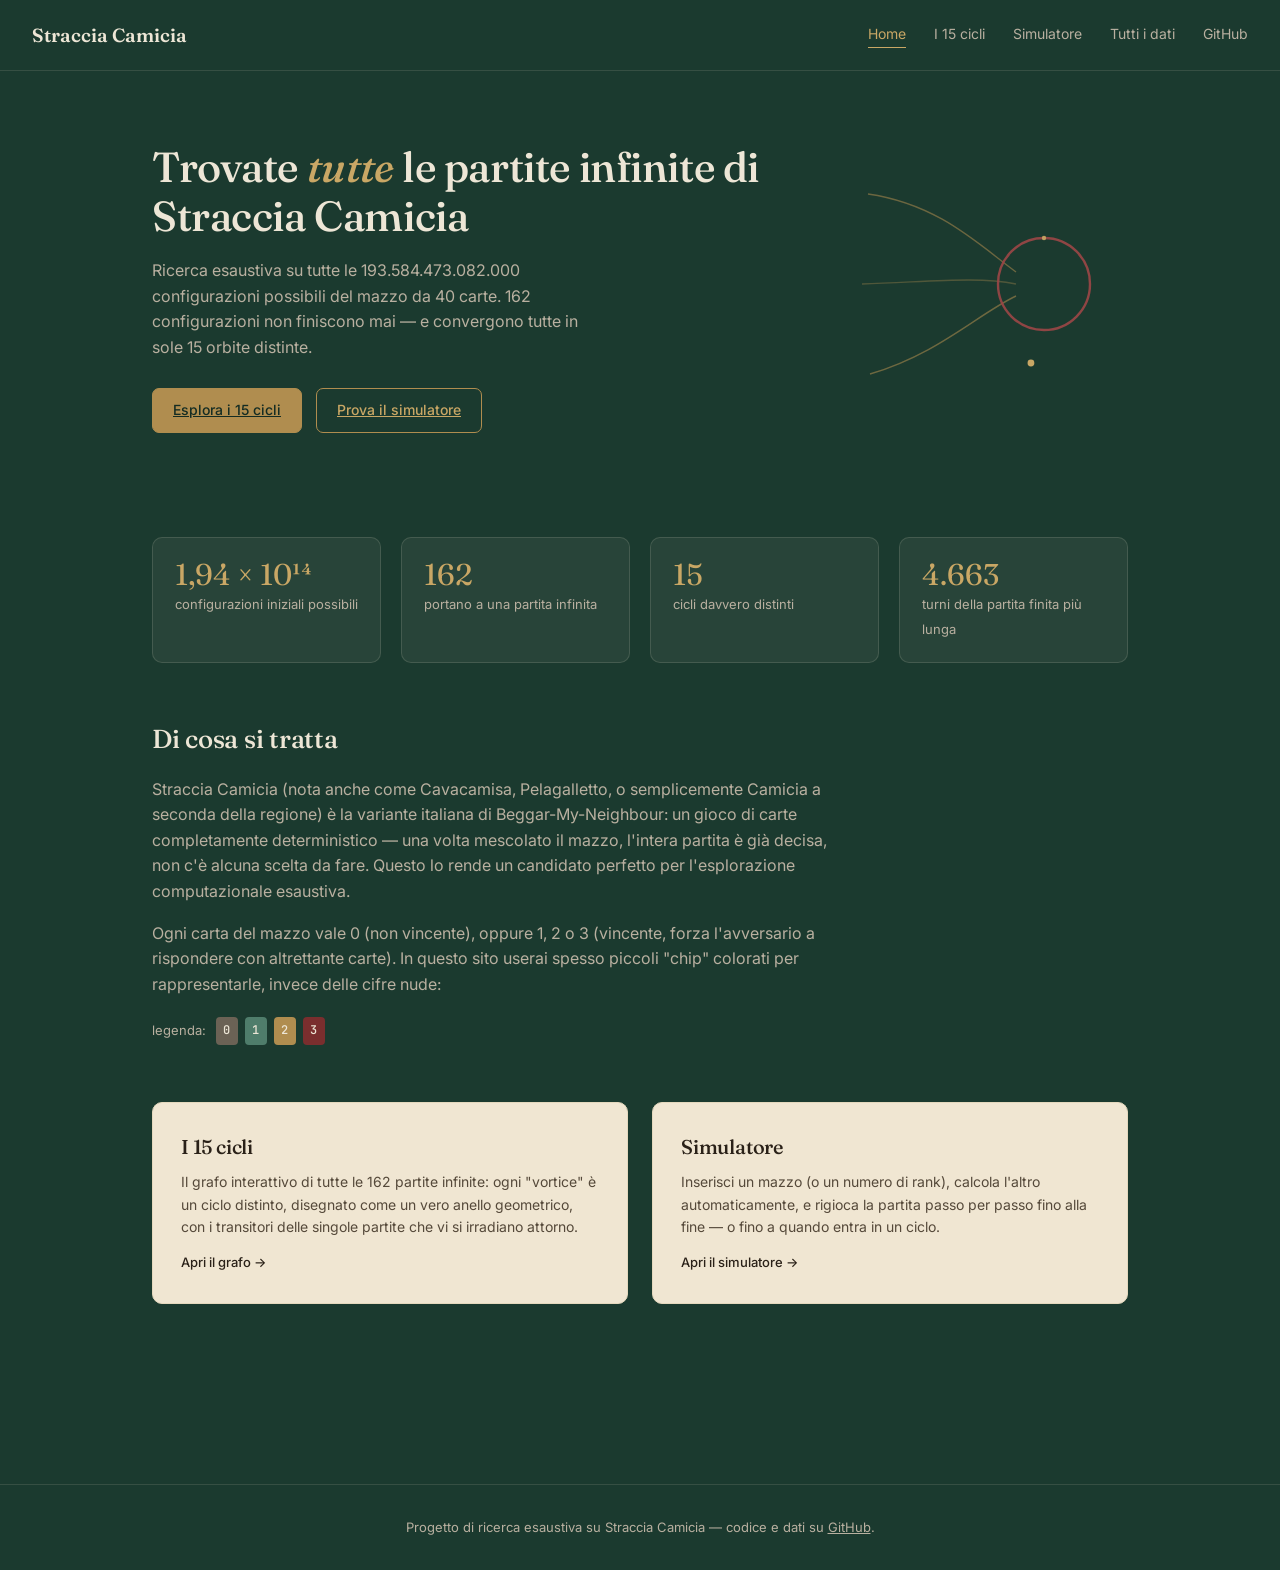
<file: docs/index.html>
<!DOCTYPE html>
<html lang="it">
<head>
<meta charset="UTF-8">
<meta name="viewport" content="width=device-width, initial-scale=1">
<title>Straccia Camicia — tutte le partite infinite</title>
<link rel="stylesheet" href="css/style.css">
<style>
    .hero {
        display: flex;
        align-items: center;
        gap: 48px;
        padding: 72px 0 56px;
        flex-wrap: wrap;
    }
    .hero-text { flex: 1; min-width: 320px; }
    .hero-text h1 {
        font-size: 42px;
        line-height: 1.15;
        margin-bottom: 18px;
    }
    .hero-text h1 em { font-style: italic; color: var(--brass-bright); }
    .hero-text p { color: var(--cream-dim); font-size: 16px; max-width: 46ch; }
    .hero-cta { display: flex; gap: 14px; margin-top: 28px; flex-wrap: wrap; }

    .hero-viz { flex-shrink: 0; }

    .stats-row {
        display: grid;
        grid-template-columns: repeat(auto-fit, minmax(180px, 1fr));
        gap: 20px;
        margin: 48px 0;
    }
    .stat-card {
        background: rgba(240, 230, 210, 0.06);
        border: 1px solid rgba(240, 230, 210, 0.14);
        border-radius: 10px;
        padding: 20px 22px;
    }
    .stat-card .num {
        font-family: var(--font-display);
        font-size: 30px;
        color: var(--brass-bright);
        display: block;
        line-height: 1.1;
    }
    .stat-card .label {
        font-size: 13px;
        color: var(--cream-dim);
        margin-top: 6px;
    }

    section.intro { margin: 56px 0; }
    section.intro h2 { font-size: 26px; margin-bottom: 16px; }
    section.intro p { color: var(--cream-dim); max-width: 68ch; }

    .card-grid {
        display: grid;
        grid-template-columns: repeat(auto-fit, minmax(280px, 1fr));
        gap: 24px;
        margin: 40px 0;
    }
    .nav-card {
        text-decoration: none;
        display: block;
    }
    .nav-card h3 { margin-bottom: 8px; font-size: 20px; }
    .nav-card p { font-size: 14px; margin: 0; }
    .nav-card .go { font-size: 13px; font-weight: 500; margin-top: 14px; display: inline-block; }

    .legend-row { display: flex; gap: 4px; align-items: center; margin: 18px 0 6px; flex-wrap: wrap; }
    .legend-row .legend-label { font-size: 13px; color: var(--cream-dim); margin-right: 4px; }
</style>
</head>
<body>

<header class="site-header">
    <a href="index.html" class="brand">Straccia Camicia</a>
    <input type="checkbox" id="nav-toggle" class="nav-toggle-checkbox">
    <label for="nav-toggle" class="nav-toggle-label" aria-label="Apri il menu">☰</label>
    <nav>
        <a href="index.html" class="active">Home</a>
        <a href="cicli.html">I 15 cicli</a>
        <a href="simulatore.html">Simulatore</a>
        <a href="dati.html">Tutti i dati</a>
        <a href="https://github.com/" target="_blank" rel="noopener">GitHub</a>
    </nav>
</header>

<main>

<section class="hero">
    <div class="hero-text">
        <h1>Trovate <em>tutte</em> le partite infinite di Straccia Camicia</h1>
        <p>
            Ricerca esaustiva su tutte le 193.584.473.082.000 configurazioni
            possibili del mazzo da 40 carte. 162 configurazioni non finiscono
            mai — e convergono tutte in sole 15 orbite distinte.
        </p>
        <div class="hero-cta">
            <a class="btn primary" href="cicli.html">Esplora i 15 cicli</a>
            <a class="btn" href="simulatore.html">Prova il simulatore</a>
        </div>
    </div>
    <div class="hero-viz">
        <svg width="280" height="240" viewBox="0 0 280 240" role="img" aria-label="Diagramma stilizzato di traiettorie che convergono in un ciclo">
            <title>Traiettorie che confluiscono in un ciclo</title>
            <g fill="none" stroke="var(--brass)" stroke-width="1.4" opacity="0.75">
                <path d="M20,30 C90,40 130,80 168,108">
                    <animate attributeName="opacity" values="0.35;0.85;0.35" dur="4.5s" repeatCount="indefinite" />
                </path>
                <path d="M14,120 C80,118 130,112 168,120">
                    <animate attributeName="opacity" values="0.85;0.35;0.85" dur="4.5s" repeatCount="indefinite" />
                </path>
                <path d="M22,210 C90,190 130,150 168,132">
                    <animate attributeName="opacity" values="0.5;0.9;0.5" dur="5.5s" repeatCount="indefinite" />
                </path>
            </g>
            <circle cx="196" cy="120" r="46" fill="none" stroke="var(--burgundy-bright)" stroke-width="2.4" opacity="0.9"/>
            <circle cx="196" cy="120" r="3.4" fill="var(--brass-bright)">
                <animateMotion dur="6s" repeatCount="indefinite"
                    path="M 30,0 A 46,46 0 1 1 -30,0 A 46,46 0 1 1 30,0" />
            </circle>
            <g transform="translate(196,120)" fill="var(--brass-bright)" opacity="0.9">
                <circle cx="0" cy="-46" r="2.2"/>
            </g>
        </svg>
    </div>
</section>

<div class="stats-row">
    <div class="stat-card"><span class="num">1,94 × 10¹⁴</span><span class="label">configurazioni iniziali possibili</span></div>
    <div class="stat-card"><span class="num">162</span><span class="label">portano a una partita infinita</span></div>
    <div class="stat-card"><span class="num">15</span><span class="label">cicli davvero distinti</span></div>
    <div class="stat-card"><span class="num">4.663</span><span class="label">turni della partita finita più lunga</span></div>
</div>

<section class="intro">
    <h2>Di cosa si tratta</h2>
    <p>
        Straccia Camicia (nota anche come Cavacamisa, Pelagalletto, o
        semplicemente Camicia a seconda della regione) è la variante italiana
        di Beggar-My-Neighbour: un gioco di carte completamente deterministico
        — una volta mescolato il mazzo, l'intera partita è già decisa, non
        c'è alcuna scelta da fare. Questo lo rende un candidato perfetto per
        l'esplorazione computazionale esaustiva.
    </p>
    <p>
        Ogni carta del mazzo vale 0 (non vincente), oppure 1, 2 o 3 (vincente,
        forza l'avversario a rispondere con altrettante carte). In questo sito
        userai spesso piccoli "chip" colorati per rappresentarle, invece delle
        cifre nude:
    </p>
    <div class="legend-row">
        <span class="legend-label">legenda:</span>
        <span class="card-chip" data-v="0">0</span>
        <span class="card-chip" data-v="1">1</span>
        <span class="card-chip" data-v="2">2</span>
        <span class="card-chip" data-v="3">3</span>
    </div>
</section>

<div class="card-grid">
    <a class="nav-card paper-panel" href="cicli.html">
        <h3>I 15 cicli</h3>
        <p class="ink-soft">
            Il grafo interattivo di tutte le 162 partite infinite: ogni
            "vortice" è un ciclo distinto, disegnato come un vero anello
            geometrico, con i transitori delle singole partite che vi si
            irradiano attorno.
        </p>
        <span class="go">Apri il grafo →</span>
    </a>
    <a class="nav-card paper-panel" href="simulatore.html">
        <h3>Simulatore</h3>
        <p class="ink-soft">
            Inserisci un mazzo (o un numero di rank), calcola l'altro
            automaticamente, e rigioca la partita passo per passo fino alla
            fine — o fino a quando entra in un ciclo.
        </p>
        <span class="go">Apri il simulatore →</span>
    </a>
</div>

</main>

<footer class="site-footer">
    Progetto di ricerca esaustiva su Straccia Camicia — codice e dati su
    <a href="https://github.com/" target="_blank" rel="noopener">GitHub</a>.
</footer>

</body>
</html>
</file>
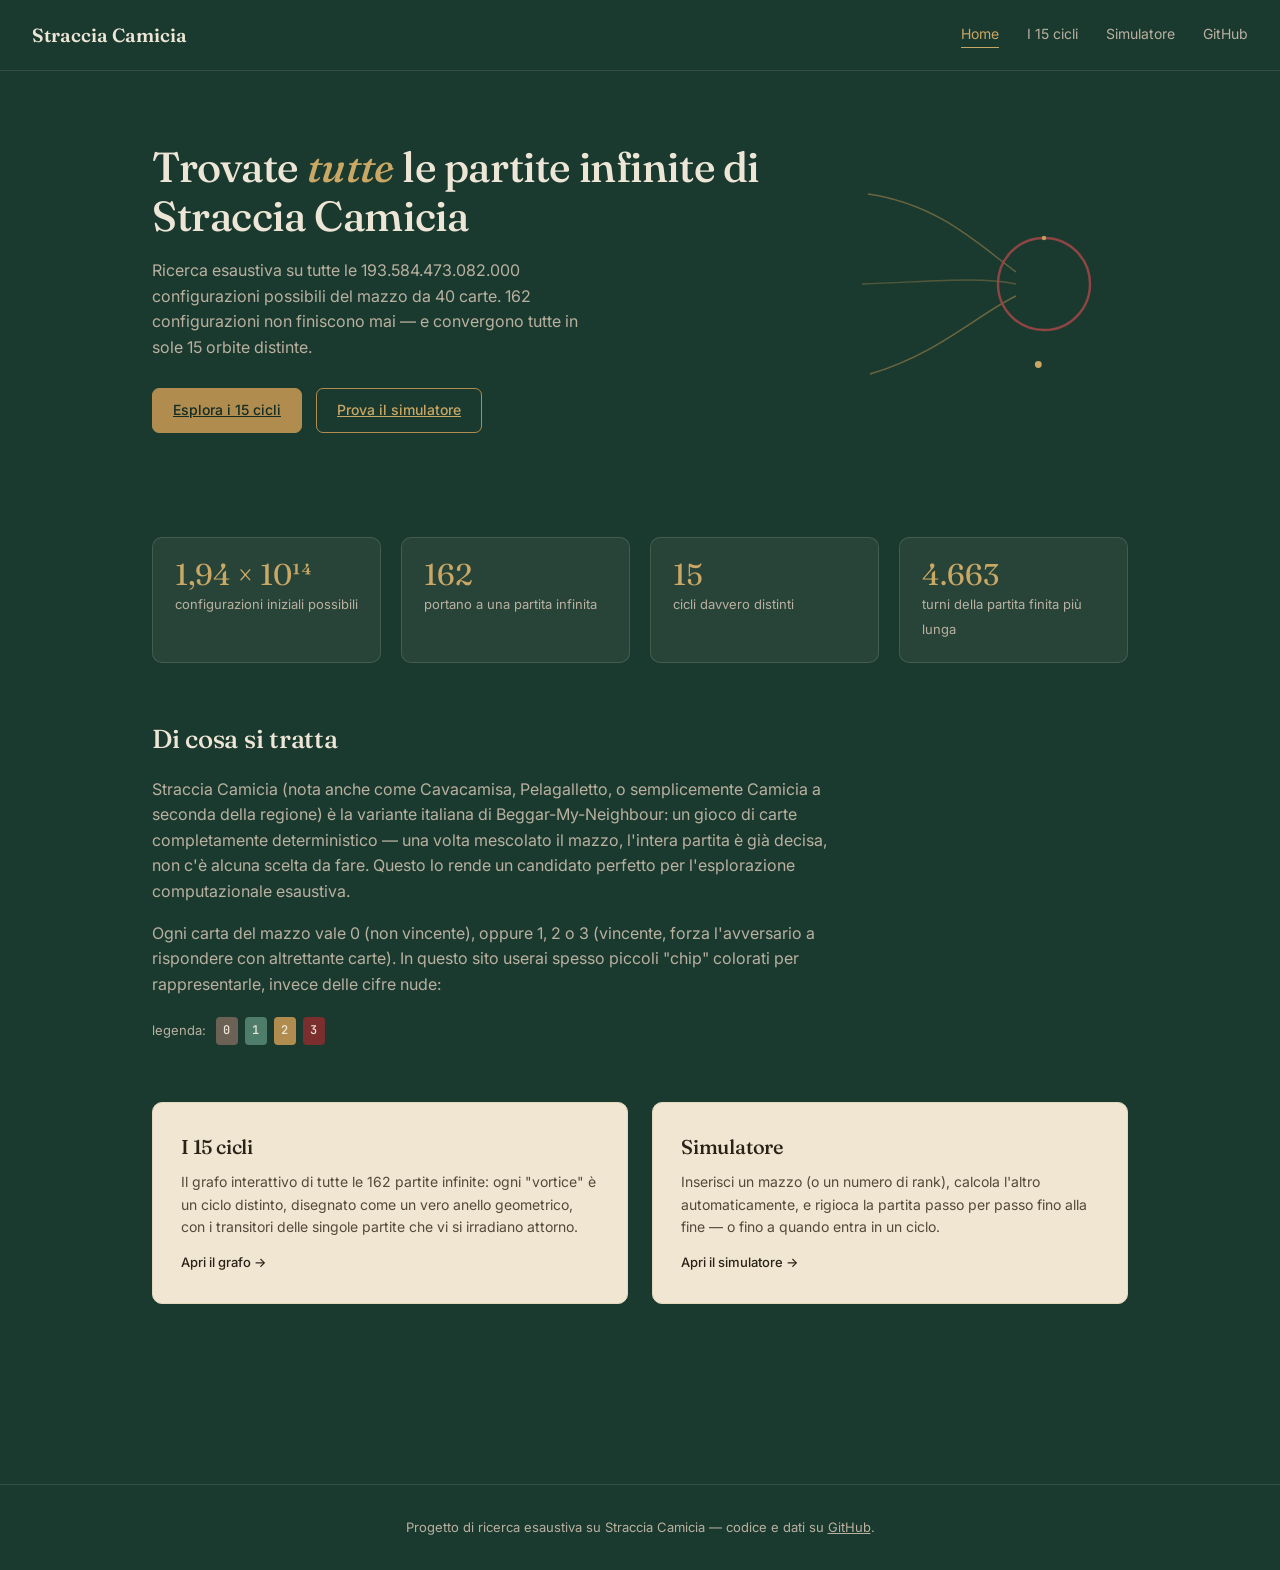
<file: website/index.html>
<!DOCTYPE html>
<html lang="it">
<head>
<meta charset="UTF-8">
<meta name="viewport" content="width=device-width, initial-scale=1">
<title>Straccia Camicia — tutte le partite infinite</title>
<link rel="stylesheet" href="css/style.css">
<style>
    .hero {
        display: flex;
        align-items: center;
        gap: 48px;
        padding: 72px 0 56px;
        flex-wrap: wrap;
    }
    .hero-text { flex: 1; min-width: 320px; }
    .hero-text h1 {
        font-size: 42px;
        line-height: 1.15;
        margin-bottom: 18px;
    }
    .hero-text h1 em { font-style: italic; color: var(--brass-bright); }
    .hero-text p { color: var(--cream-dim); font-size: 16px; max-width: 46ch; }
    .hero-cta { display: flex; gap: 14px; margin-top: 28px; flex-wrap: wrap; }

    .hero-viz { flex-shrink: 0; }

    .stats-row {
        display: grid;
        grid-template-columns: repeat(auto-fit, minmax(180px, 1fr));
        gap: 20px;
        margin: 48px 0;
    }
    .stat-card {
        background: rgba(240, 230, 210, 0.06);
        border: 1px solid rgba(240, 230, 210, 0.14);
        border-radius: 10px;
        padding: 20px 22px;
    }
    .stat-card .num {
        font-family: var(--font-display);
        font-size: 30px;
        color: var(--brass-bright);
        display: block;
        line-height: 1.1;
    }
    .stat-card .label {
        font-size: 13px;
        color: var(--cream-dim);
        margin-top: 6px;
    }

    section.intro { margin: 56px 0; }
    section.intro h2 { font-size: 26px; margin-bottom: 16px; }
    section.intro p { color: var(--cream-dim); max-width: 68ch; }

    .card-grid {
        display: grid;
        grid-template-columns: repeat(auto-fit, minmax(280px, 1fr));
        gap: 24px;
        margin: 40px 0;
    }
    .nav-card {
        text-decoration: none;
        display: block;
    }
    .nav-card h3 { margin-bottom: 8px; font-size: 20px; }
    .nav-card p { font-size: 14px; margin: 0; }
    .nav-card .go { font-size: 13px; font-weight: 500; margin-top: 14px; display: inline-block; }

    .legend-row { display: flex; gap: 4px; align-items: center; margin: 18px 0 6px; flex-wrap: wrap; }
    .legend-row .legend-label { font-size: 13px; color: var(--cream-dim); margin-right: 4px; }
</style>
</head>
<body>

<header class="site-header">
    <a href="index.html" class="brand">Straccia Camicia</a>
    <nav>
        <a href="index.html" class="active">Home</a>
        <a href="cicli.html">I 15 cicli</a>
        <a href="simulatore.html">Simulatore</a>
        <a href="https://github.com/" target="_blank" rel="noopener">GitHub</a>
    </nav>
</header>

<main>

<section class="hero">
    <div class="hero-text">
        <h1>Trovate <em>tutte</em> le partite infinite di Straccia Camicia</h1>
        <p>
            Ricerca esaustiva su tutte le 193.584.473.082.000 configurazioni
            possibili del mazzo da 40 carte. 162 configurazioni non finiscono
            mai — e convergono tutte in sole 15 orbite distinte.
        </p>
        <div class="hero-cta">
            <a class="btn primary" href="cicli.html">Esplora i 15 cicli</a>
            <a class="btn" href="simulatore.html">Prova il simulatore</a>
        </div>
    </div>
    <div class="hero-viz">
        <svg width="280" height="240" viewBox="0 0 280 240" role="img" aria-label="Diagramma stilizzato di traiettorie che convergono in un ciclo">
            <title>Traiettorie che confluiscono in un ciclo</title>
            <g fill="none" stroke="var(--brass)" stroke-width="1.4" opacity="0.75">
                <path d="M20,30 C90,40 130,80 168,108">
                    <animate attributeName="opacity" values="0.35;0.85;0.35" dur="4.5s" repeatCount="indefinite" />
                </path>
                <path d="M14,120 C80,118 130,112 168,120">
                    <animate attributeName="opacity" values="0.85;0.35;0.85" dur="4.5s" repeatCount="indefinite" />
                </path>
                <path d="M22,210 C90,190 130,150 168,132">
                    <animate attributeName="opacity" values="0.5;0.9;0.5" dur="5.5s" repeatCount="indefinite" />
                </path>
            </g>
            <circle cx="196" cy="120" r="46" fill="none" stroke="var(--burgundy-bright)" stroke-width="2.4" opacity="0.9"/>
            <circle cx="196" cy="120" r="3.4" fill="var(--brass-bright)">
                <animateMotion dur="6s" repeatCount="indefinite"
                    path="M 30,0 A 46,46 0 1 1 -30,0 A 46,46 0 1 1 30,0" />
            </circle>
            <g transform="translate(196,120)" fill="var(--brass-bright)" opacity="0.9">
                <circle cx="0" cy="-46" r="2.2"/>
            </g>
        </svg>
    </div>
</section>

<div class="stats-row">
    <div class="stat-card"><span class="num">1,94 × 10¹⁴</span><span class="label">configurazioni iniziali possibili</span></div>
    <div class="stat-card"><span class="num">162</span><span class="label">portano a una partita infinita</span></div>
    <div class="stat-card"><span class="num">15</span><span class="label">cicli davvero distinti</span></div>
    <div class="stat-card"><span class="num">4.663</span><span class="label">turni della partita finita più lunga</span></div>
</div>

<section class="intro">
    <h2>Di cosa si tratta</h2>
    <p>
        Straccia Camicia (nota anche come Cavacamisa, Pelagalletto, o
        semplicemente Camicia a seconda della regione) è la variante italiana
        di Beggar-My-Neighbour: un gioco di carte completamente deterministico
        — una volta mescolato il mazzo, l'intera partita è già decisa, non
        c'è alcuna scelta da fare. Questo lo rende un candidato perfetto per
        l'esplorazione computazionale esaustiva.
    </p>
    <p>
        Ogni carta del mazzo vale 0 (non vincente), oppure 1, 2 o 3 (vincente,
        forza l'avversario a rispondere con altrettante carte). In questo sito
        userai spesso piccoli "chip" colorati per rappresentarle, invece delle
        cifre nude:
    </p>
    <div class="legend-row">
        <span class="legend-label">legenda:</span>
        <span class="card-chip" data-v="0">0</span>
        <span class="card-chip" data-v="1">1</span>
        <span class="card-chip" data-v="2">2</span>
        <span class="card-chip" data-v="3">3</span>
    </div>
</section>

<div class="card-grid">
    <a class="nav-card paper-panel" href="cicli.html">
        <h3>I 15 cicli</h3>
        <p class="ink-soft">
            Il grafo interattivo di tutte le 162 partite infinite: ogni
            "vortice" è un ciclo distinto, disegnato come un vero anello
            geometrico, con i transitori delle singole partite che vi si
            irradiano attorno.
        </p>
        <span class="go">Apri il grafo →</span>
    </a>
    <a class="nav-card paper-panel" href="simulatore.html">
        <h3>Simulatore</h3>
        <p class="ink-soft">
            Inserisci un mazzo (o un numero di rank), calcola l'altro
            automaticamente, e rigioca la partita passo per passo fino alla
            fine — o fino a quando entra in un ciclo.
        </p>
        <span class="go">Apri il simulatore →</span>
    </a>
</div>

</main>

<footer class="site-footer">
    Progetto di ricerca esaustiva su Straccia Camicia — codice e dati su
    <a href="https://github.com/" target="_blank" rel="noopener">GitHub</a>.
</footer>

</body>
</html>
</file>
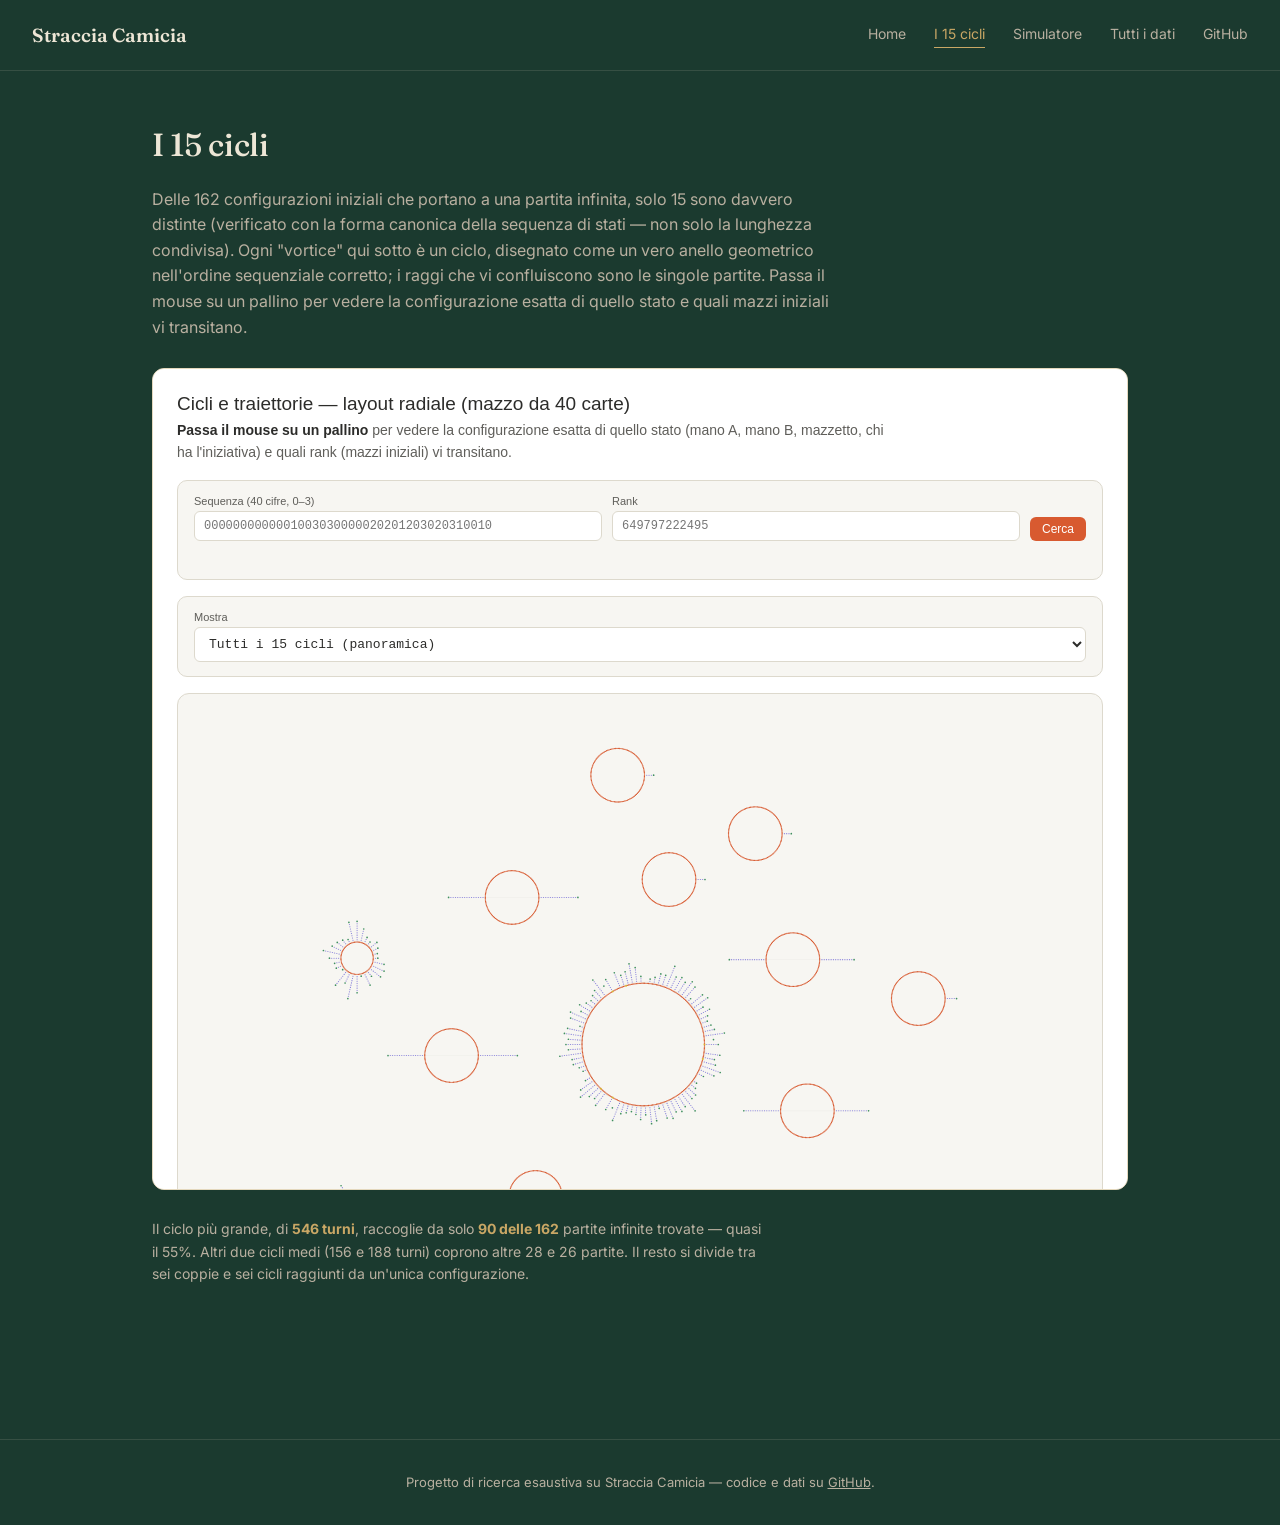
<file: docs/cicli.html>
<!DOCTYPE html>
<html lang="it">
<head>
<meta charset="UTF-8">
<meta name="viewport" content="width=device-width, initial-scale=1">
<title>I 15 cicli — Straccia Camicia</title>
<link rel="stylesheet" href="css/style.css">
<style>
    h1.page-title { font-size: 32px; margin: 48px 0 8px; }
    .page-subtitle { color: var(--cream-dim); max-width: 68ch; margin-bottom: 28px; }

    .graph-frame-wrap {
        background: var(--paper);
        border-radius: 12px;
        overflow: hidden;
        border: 1px solid var(--paper-dim);
    }
    .graph-frame-wrap iframe {
        display: block;
        width: 100%;
        height: 820px;
        border: none;
    }

    .breakdown-note { margin-top: 28px; color: var(--cream-dim); font-size: 14px; max-width: 68ch; }
    .breakdown-note strong { color: var(--brass-bright); }
</style>
</head>
<body>

<header class="site-header">
    <a href="index.html" class="brand">Straccia Camicia</a>
    <input type="checkbox" id="nav-toggle" class="nav-toggle-checkbox">
    <label for="nav-toggle" class="nav-toggle-label" aria-label="Apri il menu">☰</label>
    <nav>
        <a href="index.html">Home</a>
        <a href="cicli.html" class="active">I 15 cicli</a>
        <a href="simulatore.html">Simulatore</a>
        <a href="dati.html">Tutti i dati</a>
        <a href="https://github.com/" target="_blank" rel="noopener">GitHub</a>
    </nav>
</header>

<main>

<h1 class="page-title">I 15 cicli</h1>
<p class="page-subtitle">
    Delle 162 configurazioni iniziali che portano a una partita infinita,
    solo 15 sono davvero distinte (verificato con la forma canonica della
    sequenza di stati — non solo la lunghezza condivisa). Ogni "vortice" qui
    sotto è un ciclo, disegnato come un vero anello geometrico nell'ordine
    sequenziale corretto; i raggi che vi confluiscono sono le singole
    partite. Passa il mouse su un pallino per vedere la configurazione
    esatta di quello stato e quali mazzi iniziali vi transitano.
</p>

<div class="graph-frame-wrap">
    <iframe src="grafo-embed.html" title="Grafo interattivo dei 15 cicli"></iframe>
</div>

<p class="breakdown-note">
    Il ciclo più grande, di <strong>546 turni</strong>, raccoglie da solo
    <strong>90 delle 162</strong> partite infinite trovate — quasi il 55%.
    Altri due cicli medi (156 e 188 turni) coprono altre 28 e 26 partite. Il
    resto si divide tra sei coppie e sei cicli raggiunti da un'unica
    configurazione.
</p>

</main>

<footer class="site-footer">
    Progetto di ricerca esaustiva su Straccia Camicia — codice e dati su
    <a href="https://github.com/" target="_blank" rel="noopener">GitHub</a>.
</footer>

</body>
</html>
</file>
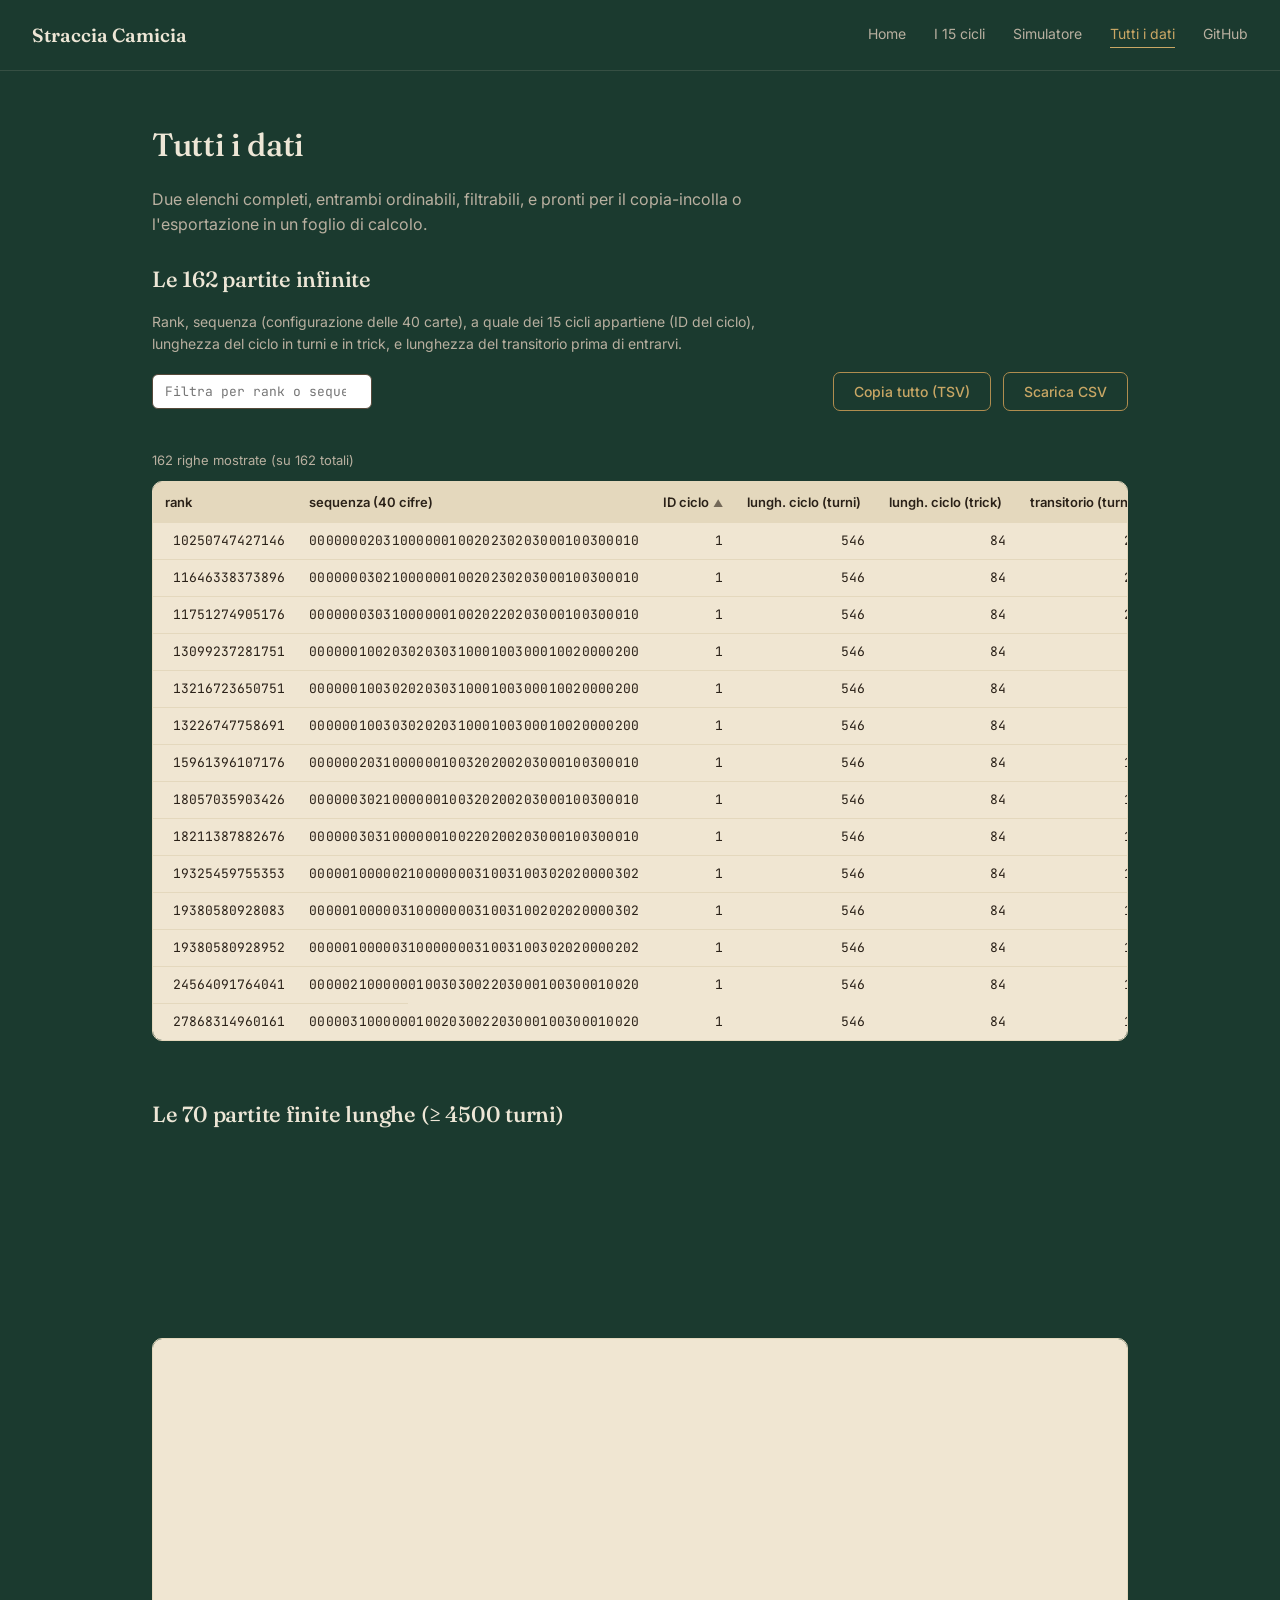
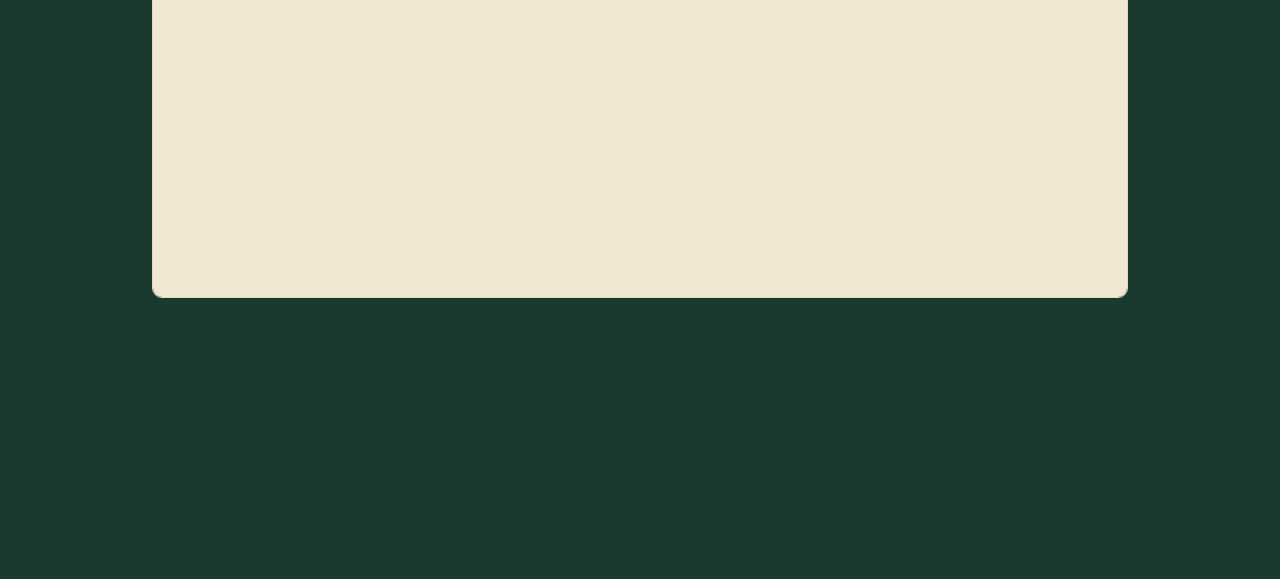
<file: docs/dati.html>
<!DOCTYPE html>
<html lang="it">
<head>
<meta charset="UTF-8">
<meta name="viewport" content="width=device-width, initial-scale=1">
<title>Tutti i dati — Straccia Camicia</title>
<link rel="stylesheet" href="css/style.css">
<style>
    h1.page-title { font-size: 32px; margin: 48px 0 8px; }
    .page-subtitle { color: var(--cream-dim); max-width: 68ch; margin-bottom: 24px; }

    section.data-section { margin-bottom: 56px; }
    section.data-section h2 { font-size: 22px; margin-bottom: 6px; }
    section.data-section .section-note { color: var(--cream-dim); font-size: 14px; max-width: 68ch; margin-bottom: 16px; }

    .toolbar {
        display: flex;
        gap: 12px;
        flex-wrap: wrap;
        align-items: center;
        margin-bottom: 10px;
    }
    .toolbar .spacer { flex: 1; }
    .toolbar input[type="search"] {
        font-family: var(--font-mono);
        font-size: 13px;
        padding: 8px 12px;
        border-radius: 6px;
        border: 1px solid var(--ink-soft);
        min-width: 220px;
    }
    .copy-feedback {
        font-size: 12px;
        color: var(--brass-bright);
        min-height: 16px;
    }

    .table-wrap {
        overflow-x: auto;
        border-radius: 10px;
        border: 1px solid var(--paper-dim);
        max-height: 560px;
        overflow-y: auto;
    }
    table {
        width: 100%;
        border-collapse: collapse;
        background: var(--paper);
        color: var(--ink);
        font-size: 13px;
    }
    thead th {
        position: sticky;
        top: 0;
        background: var(--paper-dim);
        text-align: left;
        padding: 10px 12px;
        font-weight: 600;
        cursor: pointer;
        user-select: none;
        white-space: nowrap;
        z-index: 1;
    }
    thead th:hover { background: #d8ccae; }
    thead th .arrow { font-size: 10px; opacity: 0.6; margin-left: 4px; }
    tbody td {
        padding: 7px 12px;
        border-top: 1px solid var(--paper-dim);
        font-family: var(--font-mono);
        white-space: nowrap;
    }
    tbody tr:hover { background: rgba(0,0,0,0.03); }
    td.seq { letter-spacing: 0.02em; }
    td.num { text-align: right; }
    td.group-badge span {
        display: inline-block;
        background: var(--brass);
        color: var(--felt-deep);
        font-family: var(--font-body);
        font-weight: 600;
        font-size: 11px;
        padding: 2px 8px;
        border-radius: 10px;
    }
    .row-copy-btn { font-size: 11px; padding: 3px 8px; border-radius: 5px; }
    .count-readout { font-size: 13px; color: var(--cream-dim); margin-bottom: 10px; }
</style>
</head>
<body>

<header class="site-header">
    <a href="index.html" class="brand">Straccia Camicia</a>
    <input type="checkbox" id="nav-toggle" class="nav-toggle-checkbox">
    <label for="nav-toggle" class="nav-toggle-label" aria-label="Apri il menu">☰</label>
    <nav>
        <a href="index.html">Home</a>
        <a href="cicli.html">I 15 cicli</a>
        <a href="simulatore.html">Simulatore</a>
        <a href="dati.html" class="active">Tutti i dati</a>
        <a href="https://github.com/" target="_blank" rel="noopener">GitHub</a>
    </nav>
</header>

<main>

<h1 class="page-title">Tutti i dati</h1>
<p class="page-subtitle">
    Due elenchi completi, entrambi ordinabili, filtrabili, e pronti per il
    copia-incolla o l'esportazione in un foglio di calcolo.
</p>

<section class="data-section" id="section-infinite">
    <h2>Le 162 partite infinite</h2>
    <p class="section-note">
        Rank, sequenza (configurazione delle 40 carte), a quale dei 15 cicli
        appartiene (ID del ciclo), lunghezza del ciclo in turni e in trick, e
        lunghezza del transitorio prima di entrarvi.
    </p>
    <div class="toolbar">
        <input type="search" class="filter-input" placeholder="Filtra per rank o sequenza…">
        <div class="spacer"></div>
        <button type="button" class="btn-copy-tsv">Copia tutto (TSV)</button>
        <button type="button" class="btn-download-csv" data-filename="straccia_camicia_162_partite_infinite.csv">Scarica CSV</button>
    </div>
    <div class="copy-feedback"></div>
    <p class="count-readout"></p>
    <div class="table-wrap">
        <table class="data-table">
            <thead><tr id="head-infinite"></tr></thead>
            <tbody></tbody>
        </table>
    </div>
</section>

<section class="data-section" id="section-long">
    <h2>Le 70 partite finite lunghe (≥ 4500 turni)</h2>
    <p class="section-note">
        Falsi positivi dello screening iniziale: partite che terminano
        naturalmente, ma solo dopo un numero di turni molto superiore alla
        media. La più lunga arriva a 4663 turni prima che un giocatore
        rimanga senza carte.
    </p>
    <div class="toolbar">
        <input type="search" class="filter-input" placeholder="Filtra per rank o sequenza…">
        <div class="spacer"></div>
        <button type="button" class="btn-copy-tsv">Copia tutto (TSV)</button>
        <button type="button" class="btn-download-csv" data-filename="straccia_camicia_70_partite_lunghe.csv">Scarica CSV</button>
    </div>
    <div class="copy-feedback"></div>
    <p class="count-readout"></p>
    <div class="table-wrap">
        <table class="data-table">
            <thead><tr id="head-long"></tr></thead>
            <tbody></tbody>
        </table>
    </div>
</section>

</main>

<footer class="site-footer">
    Progetto di ricerca esaustiva su Straccia Camicia — codice e dati su
    <a href="https://github.com/" target="_blank" rel="noopener">GitHub</a>.
</footer>

<script>
const INFINITE_DATA = [{"rank":10250747427146,"sequence":"0000000203100000010020230203000100300010","group":1,"cycle_length_turns":546,"cycle_length_tricks":84,"transient_turns":20},{"rank":11646338373896,"sequence":"0000000302100000010020230203000100300010","group":1,"cycle_length_turns":546,"cycle_length_tricks":84,"transient_turns":20},{"rank":11751274905176,"sequence":"0000000303100000010020220203000100300010","group":1,"cycle_length_turns":546,"cycle_length_tricks":84,"transient_turns":20},{"rank":13099237281751,"sequence":"0000001002030203031000100300010020000200","group":1,"cycle_length_turns":546,"cycle_length_tricks":84,"transient_turns":0},{"rank":13216723650751,"sequence":"0000001003020203031000100300010020000200","group":1,"cycle_length_turns":546,"cycle_length_tricks":84,"transient_turns":0},{"rank":13226747758691,"sequence":"0000001003030202031000100300010020000200","group":1,"cycle_length_turns":546,"cycle_length_tricks":84,"transient_turns":0},{"rank":15961396107176,"sequence":"0000002031000000100320200203000100300010","group":1,"cycle_length_turns":546,"cycle_length_tricks":84,"transient_turns":19},{"rank":18057035903426,"sequence":"0000003021000000100320200203000100300010","group":1,"cycle_length_turns":546,"cycle_length_tricks":84,"transient_turns":19},{"rank":18211387882676,"sequence":"0000003031000000100220200203000100300010","group":1,"cycle_length_turns":546,"cycle_length_tricks":84,"transient_turns":19},{"rank":19325459755353,"sequence":"0000010000021000000031003100302020000302","group":1,"cycle_length_turns":546,"cycle_length_tricks":84,"transient_turns":10},{"rank":19380580928083,"sequence":"0000010000031000000031003100202020000302","group":1,"cycle_length_turns":546,"cycle_length_tricks":84,"transient_turns":10},{"rank":19380580928952,"sequence":"0000010000031000000031003100302020000202","group":1,"cycle_length_turns":546,"cycle_length_tricks":84,"transient_turns":10},{"rank":24564091764041,"sequence":"0000021000000100303002203000100300010020","group":1,"cycle_length_turns":546,"cycle_length_tricks":84,"transient_turns":13},{"rank":27868314960161,"sequence":"0000031000000100203002203000100300010020","group":1,"cycle_length_turns":546,"cycle_length_tricks":84,"transient_turns":13},{"rank":27868532558801,"sequence":"0000031000000100302002203000100300010020","group":1,"cycle_length_turns":546,"cycle_length_tricks":84,"transient_turns":13},{"rank":30783992698480,"sequence":"0000100203020303100001030001002000020000","group":1,"cycle_length_turns":546,"cycle_length_tricks":84,"transient_turns":10},{"rank":31036917097480,"sequence":"0000100302020303100001030001002000020000","group":1,"cycle_length_turns":546,"cycle_length_tricks":84,"transient_turns":10},{"rank":31057524984780,"sequence":"0000100303020203100001030001002000020000","group":1,"cycle_length_turns":546,"cycle_length_tricks":84,"transient_turns":10},{"rank":37074997238021,"sequence":"0000210000001003030202003000100300010020","group":1,"cycle_length_turns":546,"cycle_length_tricks":84,"transient_turns":12},{"rank":41893647485201,"sequence":"0000310000001002030202003000100300010020","group":1,"cycle_length_turns":546,"cycle_length_tricks":84,"transient_turns":12},{"rank":41893972797881,"sequence":"0000310000001003020202003000100300010020","group":1,"cycle_length_turns":546,"cycle_length_tricks":84,"transient_turns":12},{"rank":45961593371561,"sequence":"0001002000020000000100203020303100000310","group":1,"cycle_length_turns":546,"cycle_length_tricks":84,"transient_turns":8},{"rank":45961596164351,"sequence":"0001002000020000000100302020303100000310","group":1,"cycle_length_turns":546,"cycle_length_tricks":84,"transient_turns":8},{"rank":45961596540881,"sequence":"0001002000020000000100303020203100000310","group":1,"cycle_length_turns":546,"cycle_length_tricks":84,"transient_turns":8},{"rank":46374936088023,"sequence":"0001003000100200002000000010020302030310","group":1,"cycle_length_turns":546,"cycle_length_tricks":84,"transient_turns":8},{"rank":46374936093483,"sequence":"0001003000100200002000000010030202030310","group":1,"cycle_length_turns":546,"cycle_length_tricks":84,"transient_turns":8},{"rank":46374936094341,"sequence":"0001003000100200002000000010030302020310","group":1,"cycle_length_turns":546,"cycle_length_tricks":84,"transient_turns":8},{"rank":50561702149152,"sequence":"0002000000010000021003031000003100302020","group":1,"cycle_length_turns":546,"cycle_length_tricks":84,"transient_turns":11},{"rank":50562456247392,"sequence":"0002000000010000031002031000003100302020","group":1,"cycle_length_turns":546,"cycle_length_tricks":84,"transient_turns":11},{"rank":50562463018410,"sequence":"0002000000010000031003031000003100202020","group":1,"cycle_length_turns":546,"cycle_length_tricks":84,"transient_turns":11},{"rank":68277305259757,"sequence":"0010020302030310000013000100200002000000","group":1,"cycle_length_turns":546,"cycle_length_tricks":84,"transient_turns":6},{"rank":68792701959757,"sequence":"0010030202030310000013000100200002000000","group":1,"cycle_length_turns":546,"cycle_length_tricks":84,"transient_turns":6},{"rank":68832829765657,"sequence":"0010030302020310000013000100200002000000","group":1,"cycle_length_turns":546,"cycle_length_tricks":84,"transient_turns":6},{"rank":70552965893752,"sequence":"0010300010020000200000001002030203031000","group":1,"cycle_length_turns":546,"cycle_length_tricks":84,"transient_turns":11},{"rank":70552965911692,"sequence":"0010300010020000200000001003020203031000","group":1,"cycle_length_turns":546,"cycle_length_tricks":84,"transient_turns":11},{"rank":70552965914287,"sequence":"0010300010020000200000001003030202031000","group":1,"cycle_length_turns":546,"cycle_length_tricks":84,"transient_turns":11},{"rank":74705603509960,"sequence":"0020000001000002100030310000310030202000","group":1,"cycle_length_turns":546,"cycle_length_tricks":84,"transient_turns":18},{"rank":74707601239120,"sequence":"0020000001000003100020310000310030202000","group":1,"cycle_length_turns":546,"cycle_length_tricks":84,"transient_turns":18},{"rank":74707611944568,"sequence":"0020000001000003100030310000310020202000","group":1,"cycle_length_turns":546,"cycle_length_tricks":84,"transient_turns":18},{"rank":78468759318682,"sequence":"0020030001003000100200002100000010030302","group":1,"cycle_length_turns":546,"cycle_length_tricks":84,"transient_turns":13},{"rank":78468759408766,"sequence":"0020030001003000100200003100000010020302","group":1,"cycle_length_turns":546,"cycle_length_tricks":84,"transient_turns":13},{"rank":78468759408775,"sequence":"0020030001003000100200003100000010030202","group":1,"cycle_length_turns":546,"cycle_length_tricks":84,"transient_turns":13},{"rank":80719964875415,"sequence":"0020302030310000031000100200002000000010","group":1,"cycle_length_turns":546,"cycle_length_tricks":84,"transient_turns":0},{"rank":80799127395533,"sequence":"0020310000031003020200020000000100000310","group":1,"cycle_length_turns":546,"cycle_length_tricks":84,"transient_turns":12},{"rank":82602404220256,"sequence":"0022030001003000100200000210000001003030","group":1,"cycle_length_turns":546,"cycle_length_tricks":84,"transient_turns":14},{"rank":82602404230615,"sequence":"0022030001003000100200000310000001002030","group":1,"cycle_length_turns":546,"cycle_length_tricks":84,"transient_turns":14},{"rank":82602404230618,"sequence":"0022030001003000100200000310000001003020","group":1,"cycle_length_turns":546,"cycle_length_tricks":84,"transient_turns":14},{"rank":90016849133615,"sequence":"0030202030310000031000100200002000000010","group":1,"cycle_length_turns":546,"cycle_length_tricks":84,"transient_turns":0},{"rank":90672286479815,"sequence":"0030302020310000031000100200002000000010","group":1,"cycle_length_turns":546,"cycle_length_tricks":84,"transient_turns":0},{"rank":90725350423793,"sequence":"0030310000031002020200020000000100000310","group":1,"cycle_length_turns":546,"cycle_length_tricks":84,"transient_turns":12},{"rank":90725354385518,"sequence":"0030310000031003020200020000000100000210","group":1,"cycle_length_turns":546,"cycle_length_tricks":84,"transient_turns":12},{"rank":91417829789819,"sequence":"0031003100202020000320000100000310000000","group":1,"cycle_length_turns":546,"cycle_length_tricks":84,"transient_turns":12},{"rank":91418049556799,"sequence":"0031003100302020000220000100000310000000","group":1,"cycle_length_turns":546,"cycle_length_tricks":84,"transient_turns":12},{"rank":91418049588776,"sequence":"0031003100302020000320000100000210000000","group":1,"cycle_length_turns":546,"cycle_length_tricks":84,"transient_turns":12},{"rank":95515848331474,"sequence":"0100000200000001000020203031000003100302","group":1,"cycle_length_turns":546,"cycle_length_tricks":84,"transient_turns":8},{"rank":95515884910744,"sequence":"0100000200000001000030202031000003100302","group":1,"cycle_length_turns":546,"cycle_length_tricks":84,"transient_turns":8},{"rank":95515885301161,"sequence":"0100000200000001000030203031000003100202","group":1,"cycle_length_turns":546,"cycle_length_tricks":84,"transient_turns":8},{"rank":105094392056848,"sequence":"0120000200000001000020020303100000310030","group":1,"cycle_length_turns":546,"cycle_length_tricks":84,"transient_turns":9},{"rank":105094398954193,"sequence":"0120000200000001000030020203100000310030","group":1,"cycle_length_turns":546,"cycle_length_tricks":84,"transient_turns":9},{"rank":105094398999023,"sequence":"0120000200000001000030020303100000310020","group":1,"cycle_length_turns":546,"cycle_length_tricks":84,"transient_turns":9},{"rank":106658499216597,"sequence":"0130001002000020000000100203020303100000","group":1,"cycle_length_turns":546,"cycle_length_tricks":84,"transient_turns":7},{"rank":106658499263567,"sequence":"0130001002000020000000100302020303100000","group":1,"cycle_length_turns":546,"cycle_length_tricks":84,"transient_turns":7},{"rank":106658499269703,"sequence":"0130001002000020000000100303020203100000","group":1,"cycle_length_turns":546,"cycle_length_tricks":84,"transient_turns":7},{"rank":116075579210471,"sequence":"0202002030001003000100000020310000001003","group":1,"cycle_length_turns":546,"cycle_length_tricks":84,"transient_turns":20},{"rank":116075579217236,"sequence":"0202002030001003000100000030210000001003","group":1,"cycle_length_turns":546,"cycle_length_tricks":84,"transient_turns":20},{"rank":116075579217731,"sequence":"0202002030001003000100000030310000001002","group":1,"cycle_length_turns":546,"cycle_length_tricks":84,"transient_turns":20},{"rank":116415376205323,"sequence":"0202202030001003000100000003031000000100","group":1,"cycle_length_turns":546,"cycle_length_tricks":84,"transient_turns":21},{"rank":116490137494283,"sequence":"0202302030001003000100000002031000000100","group":1,"cycle_length_turns":546,"cycle_length_tricks":84,"transient_turns":21},{"rank":116490137494943,"sequence":"0202302030001003000100000003021000000100","group":1,"cycle_length_turns":546,"cycle_length_tricks":84,"transient_turns":21},{"rank":117324171726559,"sequence":"0203100003100302020000200000010000031000","group":1,"cycle_length_turns":546,"cycle_length_tricks":84,"transient_turns":19},{"rank":131288555076259,"sequence":"0303100003100202020000200000010000031000","group":1,"cycle_length_turns":546,"cycle_length_tricks":84,"transient_turns":19},{"rank":131288561594159,"sequence":"0303100003100302020000200000010000021000","group":1,"cycle_length_turns":546,"cycle_length_tricks":84,"transient_turns":19},{"rank":136538325667598,"sequence":"1000000010020302030300001003000100200002","group":1,"cycle_length_turns":546,"cycle_length_tricks":84,"transient_turns":11},{"rank":136546372206098,"sequence":"1000000010030202030300001003000100200002","group":1,"cycle_length_turns":546,"cycle_length_tricks":84,"transient_turns":11},{"rank":136547127523738,"sequence":"1000000010030302020300001003000100200002","group":1,"cycle_length_turns":546,"cycle_length_tricks":84,"transient_turns":11},{"rank":158241762175249,"sequence":"2000010000021000000003100310030202000030","group":1,"cycle_length_turns":546,"cycle_length_tricks":84,"transient_turns":11},{"rank":158252443923599,"sequence":"2000010000031000000003100310020202000030","group":1,"cycle_length_turns":546,"cycle_length_tricks":84,"transient_turns":11},{"rank":158252443923832,"sequence":"2000010000031000000003100310030202000020","group":1,"cycle_length_turns":546,"cycle_length_tricks":84,"transient_turns":11},{"rank":163434277436841,"sequence":"2002030310000031003012000020000000100000","group":1,"cycle_length_turns":546,"cycle_length_tricks":84,"transient_turns":8},{"rank":166982306811891,"sequence":"2020303100000310030210000020000000100000","group":1,"cycle_length_turns":546,"cycle_length_tricks":84,"transient_turns":7},{"rank":168434191015749,"sequence":"2031000310030202000002000001000003100000","group":1,"cycle_length_turns":546,"cycle_length_tricks":84,"transient_turns":15},{"rank":172835311605857,"sequence":"2300010030001002000000100000010020302030","group":1,"cycle_length_turns":546,"cycle_length_tricks":84,"transient_turns":6},{"rank":172835311605952,"sequence":"2300010030001002000000100000010030202030","group":1,"cycle_length_turns":546,"cycle_length_tricks":84,"transient_turns":6},{"rank":172835311605969,"sequence":"2300010030001002000000100000010030302020","group":1,"cycle_length_turns":546,"cycle_length_tricks":84,"transient_turns":6},{"rank":182919394528281,"sequence":"3002020310000031003012000020000000100000","group":1,"cycle_length_turns":546,"cycle_length_tricks":84,"transient_turns":8},{"rank":182985806378821,"sequence":"3002030310000031002012000020000000100000","group":1,"cycle_length_turns":546,"cycle_length_tricks":84,"transient_turns":8},{"rank":186518684919291,"sequence":"3020203100000310030210000020000000100000","group":1,"cycle_length_turns":546,"cycle_length_tricks":84,"transient_turns":7},{"rank":186608060828851,"sequence":"3020303100000310020210000020000000100000","group":1,"cycle_length_turns":546,"cycle_length_tricks":84,"transient_turns":7},{"rank":187875857333949,"sequence":"3031000310020202000002000001000003100000","group":1,"cycle_length_turns":546,"cycle_length_tricks":84,"transient_turns":15},{"rank":187875867635403,"sequence":"3031000310030202000002000001000002100000","group":1,"cycle_length_turns":546,"cycle_length_tricks":84,"transient_turns":15},{"rank":7940399193600,"sequence":"0000000100000202021010000300301002030300","group":2,"cycle_length_turns":156,"cycle_length_tricks":20,"transient_turns":3},{"rank":17813545265052,"sequence":"0000003010020202031000010000300002100300","group":2,"cycle_length_turns":156,"cycle_length_tricks":20,"transient_turns":9},{"rank":29421023104256,"sequence":"0000100000202021000000300301002030300010","group":2,"cycle_length_turns":156,"cycle_length_tricks":20,"transient_turns":9},{"rank":29784185892031,"sequence":"0000100003000021003000000030100202020310","group":2,"cycle_length_turns":156,"cycle_length_tricks":20,"transient_turns":10},{"rank":30762025340870,"sequence":"0000100202020310000310300002100300000000","group":2,"cycle_length_turns":156,"cycle_length_tricks":20,"transient_turns":9},{"rank":40945660966234,"sequence":"0000301002020203100000100030000210030000","group":2,"cycle_length_turns":156,"cycle_length_tricks":20,"transient_turns":15},{"rank":44592331932575,"sequence":"0001000020202100000003030100203030001000","group":2,"cycle_length_turns":156,"cycle_length_tricks":20,"transient_turns":12},{"rank":45381979646407,"sequence":"0001000300002100300000003010020202031000","group":2,"cycle_length_turns":156,"cycle_length_tricks":20,"transient_turns":16},{"rank":55471394743305,"sequence":"0002100300000000010002020203100003003010","group":2,"cycle_length_turns":156,"cycle_length_tricks":20,"transient_turns":10},{"rank":68279153137944,"sequence":"0010020303000100003002020210000000003010","group":2,"cycle_length_turns":156,"cycle_length_tricks":20,"transient_turns":6},{"rank":88564101084557,"sequence":"0030030100203030001000010000020202100000","group":2,"cycle_length_turns":156,"cycle_length_tricks":20,"transient_turns":8},{"rank":96907217057533,"sequence":"0100003003010020303000000001000002020210","group":2,"cycle_length_turns":156,"cycle_length_tricks":20,"transient_turns":4},{"rank":102858860715233,"sequence":"0103000021003000000000001002020203100003","group":2,"cycle_length_turns":156,"cycle_length_tricks":20,"transient_turns":10},{"rank":116222093838812,"sequence":"0202020310000300301000210030000000001000","group":2,"cycle_length_turns":156,"cycle_length_tricks":20,"transient_turns":9},{"rank":116222900837360,"sequence":"0202021000000000301001002030300010000300","group":2,"cycle_length_turns":156,"cycle_length_tricks":20,"transient_turns":5},{"rank":131130219147896,"sequence":"0303010020303000100000100002020210000000","group":2,"cycle_length_turns":156,"cycle_length_tricks":20,"transient_turns":11},{"rank":136147857569761,"sequence":"1000000001000002020200100003003010020303","group":2,"cycle_length_turns":156,"cycle_length_tricks":20,"transient_turns":7},{"rank":136902088682578,"sequence":"1000000030100202020300000100003000021003","group":2,"cycle_length_turns":156,"cycle_length_tricks":20,"transient_turns":13},{"rank":138322647997829,"sequence":"1000002100300000000001002020203100003003","group":2,"cycle_length_turns":156,"cycle_length_tricks":20,"transient_turns":5},{"rank":142050001698370,"sequence":"1000300301002030300000000100000202021000","group":2,"cycle_length_turns":156,"cycle_length_tricks":20,"transient_turns":12},{"rank":143907859296764,"sequence":"1002020203100003003000002100300000000010","group":2,"cycle_length_turns":156,"cycle_length_tricks":20,"transient_turns":2},{"rank":143907930872313,"sequence":"1002020210000000003000010020303000100003","group":2,"cycle_length_turns":156,"cycle_length_tricks":20,"transient_turns":9},{"rank":145040294063446,"sequence":"1003030001000030000202100000000030100202","group":2,"cycle_length_turns":156,"cycle_length_tricks":20,"transient_turns":8},{"rank":152313301856473,"sequence":"1203030001000030000200210000000003010020","group":2,"cycle_length_turns":156,"cycle_length_tricks":20,"transient_turns":9},{"rank":153369523776730,"sequence":"1300002100300000000000100202020310000300","group":2,"cycle_length_turns":156,"cycle_length_tricks":20,"transient_turns":6},{"rank":168801834207152,"sequence":"2100000000001000002002031000030030100203","group":2,"cycle_length_turns":156,"cycle_length_tricks":20,"transient_turns":10},{"rank":168844060699379,"sequence":"2100000000030100202003030001000030000210","group":2,"cycle_length_turns":156,"cycle_length_tricks":20,"transient_turns":5},{"rank":170550446934739,"sequence":"2130000000001000002002003100003003010020","group":2,"cycle_length_turns":156,"cycle_length_tricks":20,"transient_turns":11},{"rank":30371472119751,"sequence":"0000100032002001000132020000000010030003","group":3,"cycle_length_turns":188,"cycle_length_tricks":36,"transient_turns":8},{"rank":34815828446567,"sequence":"0000200010203100303000200000021000013000","group":3,"cycle_length_turns":188,"cycle_length_tricks":36,"transient_turns":10},{"rank":35559939395206,"sequence":"0000200200100012100320000001003000303000","group":3,"cycle_length_turns":188,"cycle_length_tricks":36,"transient_turns":10},{"rank":46367269212574,"sequence":"0001003000030300002000200100001210030002","group":3,"cycle_length_turns":188,"cycle_length_tricks":36,"transient_turns":21},{"rank":50640389927231,"sequence":"0002000000021000013000002000100203100303","group":3,"cycle_length_turns":188,"cycle_length_tricks":36,"transient_turns":26},{"rank":52029344552935,"sequence":"0002000120310030300002000000100001300002","group":3,"cycle_length_turns":188,"cycle_length_tricks":36,"transient_turns":19},{"rank":61423612374121,"sequence":"0003020200000000100303000110003200200100","group":3,"cycle_length_turns":188,"cycle_length_tricks":36,"transient_turns":14},{"rank":68636926405487,"sequence":"0010030003030000200002001000121003000200","group":3,"cycle_length_turns":188,"cycle_length_tricks":36,"transient_turns":6},{"rank":74885831891039,"sequence":"0020000002100001300000020001020310030300","group":3,"cycle_length_turns":188,"cycle_length_tricks":36,"transient_turns":9},{"rank":77462800738747,"sequence":"0020010000121003000200100300003030000200","group":3,"cycle_length_turns":188,"cycle_length_tricks":36,"transient_turns":20},{"rank":92587424669913,"sequence":"0032020000000010030030001000320020010001","group":3,"cycle_length_turns":188,"cycle_length_tricks":36,"transient_turns":10},{"rank":93566194142308,"sequence":"0033030000200000021001000100300020001020","group":3,"cycle_length_turns":188,"cycle_length_tricks":36,"transient_turns":11},{"rank":97303075448771,"sequence":"0100010030002000102003303000020000002100","group":3,"cycle_length_turns":188,"cycle_length_tricks":36,"transient_turns":10},{"rank":100359821850644,"sequence":"0100300303000020000020010002100300020001","group":3,"cycle_length_turns":188,"cycle_length_tricks":36,"transient_turns":18},{"rank":108716078425501,"sequence":"0200000010000130000200200012031003030000","group":3,"cycle_length_turns":188,"cycle_length_tricks":36,"transient_turns":18},{"rank":108766146309792,"sequence":"0200000010030003030000002002001000121003","group":3,"cycle_length_turns":188,"cycle_length_tricks":36,"transient_turns":11},{"rank":112739177418880,"sequence":"0200100012100300020001003000303000020000","group":3,"cycle_length_turns":188,"cycle_length_tricks":36,"transient_turns":5},{"rank":125321716799680,"sequence":"0300011000320020010000302020000000010030","group":3,"cycle_length_turns":188,"cycle_length_tricks":36,"transient_turns":13},{"rank":130852616573635,"sequence":"0303000020000002100010000030002000102031","group":3,"cycle_length_turns":188,"cycle_length_tricks":36,"transient_turns":14},{"rank":138525324834443,"sequence":"1000003000200010203130300002000000210000","group":3,"cycle_length_turns":188,"cycle_length_tricks":36,"transient_turns":13},{"rank":157272730597392,"sequence":"2000001003000303000000200200100012100300","group":3,"cycle_length_turns":188,"cycle_length_tricks":36,"transient_turns":7},{"rank":160670585474026,"sequence":"2000200100012100300000000100300030300002","group":3,"cycle_length_turns":188,"cycle_length_tricks":36,"transient_turns":12},{"rank":162140211602063,"sequence":"2001000210030002000110030030300002000000","group":3,"cycle_length_turns":188,"cycle_length_tricks":36,"transient_turns":17},{"rank":176880337952724,"sequence":"3000002000000210000100030002000102031003","group":3,"cycle_length_turns":188,"cycle_length_tricks":36,"transient_turns":9},{"rank":179312526114033,"sequence":"3000100032002001000103202000000001003000","group":3,"cycle_length_turns":188,"cycle_length_tricks":36,"transient_turns":9},{"rank":192440806569261,"sequence":"3300002000000210000100003000200010203100","group":3,"cycle_length_turns":188,"cycle_length_tricks":36,"transient_turns":10},{"rank":649797222495,"sequence":"0000000000001003030000020201203020310010","group":4,"cycle_length_turns":233,"cycle_length_tricks":33,"transient_turns":23},{"rank":1137104982315,"sequence":"0000000000010030300200020201003020310010","group":4,"cycle_length_turns":233,"cycle_length_tricks":33,"transient_turns":22},{"rank":649797223081,"sequence":"0000000000001003030000020201203203010010","group":5,"cycle_length_turns":232,"cycle_length_tricks":33,"transient_turns":23},{"rank":1137104982901,"sequence":"0000000000010030300200020201003203010010","group":5,"cycle_length_turns":232,"cycle_length_tricks":33,"transient_turns":22},{"rank":649797222535,"sequence":"0000000000001003030000020201203023010010","group":6,"cycle_length_turns":232,"cycle_length_tricks":33,"transient_turns":23},{"rank":1137104982355,"sequence":"0000000000010030300200020201003023010010","group":6,"cycle_length_turns":232,"cycle_length_tricks":33,"transient_turns":22},{"rank":36508485943319,"sequence":"0000202010030203100100000000000100303002","group":7,"cycle_length_turns":233,"cycle_length_tricks":33,"transient_turns":23},{"rank":36518159479683,"sequence":"0000202012030203100100000000000010030300","group":7,"cycle_length_turns":233,"cycle_length_tricks":33,"transient_turns":24},{"rank":36508508187079,"sequence":"0000202010030230100100000000000100303002","group":8,"cycle_length_turns":232,"cycle_length_tricks":33,"transient_turns":23},{"rank":36518160436023,"sequence":"0000202012030230100100000000000010030300","group":8,"cycle_length_turns":232,"cycle_length_tricks":33,"transient_turns":24},{"rank":36508924903379,"sequence":"0000202010032030100100000000000100303002","group":9,"cycle_length_turns":232,"cycle_length_tricks":33,"transient_turns":23},{"rank":36518196615023,"sequence":"0000202012032030100100000000000010030300","group":9,"cycle_length_turns":232,"cycle_length_tricks":33,"transient_turns":24},{"rank":90556530320745,"sequence":"0030300201000000000030230100000202010010","group":10,"cycle_length_turns":232,"cycle_length_tricks":33,"transient_turns":18},{"rank":90556530072315,"sequence":"0030300201000000000030203100000202010010","group":11,"cycle_length_turns":233,"cycle_length_tricks":33,"transient_turns":18},{"rank":90556532424665,"sequence":"0030300201000000000032030100000202010010","group":12,"cycle_length_turns":232,"cycle_length_tricks":33,"transient_turns":18},{"rank":130372737293824,"sequence":"0302031000002020100100303002010000000000","group":13,"cycle_length_turns":233,"cycle_length_tricks":33,"transient_turns":19},{"rank":130646411808784,"sequence":"0302301000002020100100303002010000000000","group":14,"cycle_length_turns":232,"cycle_length_tricks":33,"transient_turns":19},{"rank":133977671771584,"sequence":"0320301000002020100100303002010000000000","group":15,"cycle_length_turns":232,"cycle_length_tricks":33,"transient_turns":19}];
const LONG_DATA = [{"rank":106954227391669,"sequence":"0130023302200030010000000010000000000021","turns":4663,"tricks":757},{"rank":12300515440304,"sequence":"0000001000000000002113002330220003001000","turns":4662,"tricks":757},{"rank":183299039438555,"sequence":"3002330200300100001000001000000000001220","turns":4656,"tricks":755},{"rank":43411694869967,"sequence":"0001000000000002200100023302030010000103","turns":4653,"tricks":753},{"rank":57228650526117,"sequence":"0002330230010000103000100000000000200102","turns":4650,"tricks":753},{"rank":64253292445076,"sequence":"0010000000000020010200233023001000010300","turns":4649,"tricks":753},{"rank":30127652250051,"sequence":"0000100020130320000001000120030003000002","turns":4609,"tricks":746},{"rank":99111577645796,"sequence":"0100120030003000002000100020130320000000","turns":4606,"tricks":746},{"rank":66926217134502,"sequence":"0010002013032000000010012003000300000200","turns":4605,"tricks":746},{"rank":82166740449976,"sequence":"0022000001000000302003001001203010000030","turns":4601,"tricks":730},{"rank":105500421551547,"sequence":"0120030003000002000100020130320000000010","turns":4600,"tricks":744},{"rank":126731420467008,"sequence":"0300100120301000003002200000100000030200","turns":4600,"tricks":730},{"rank":54146744672226,"sequence":"0002013032000000001012003000300000200010","turns":4599,"tricks":744},{"rank":98252519178900,"sequence":"0100030003000002000100201303200000000102","turns":4599,"tricks":744},{"rank":79629482178816,"sequence":"0020130320000000010210003000300000200010","turns":4598,"tricks":744},{"rank":109223204489461,"sequence":"0200000100000030200030000120301000003021","turns":4597,"tricks":729},{"rank":178012984519135,"sequence":"3000012030100000302120000010000003020000","turns":4596,"tricks":729},{"rank":73755937579899,"sequence":"0013032000000001020203000300000200010010","turns":4593,"tricks":742},{"rank":158223389343291,"sequence":"2000010000003020000300012030100000302100","turns":4593,"tricks":729},{"rank":126068473894362,"sequence":"0300030000020001001001303200000000102020","turns":4592,"tricks":742},{"rank":102285236018089,"sequence":"0102030100000302100000001000000302000032","turns":4591,"tricks":728},{"rank":29285303265623,"sequence":"0000100000030200003210203010000030210000","turns":4590,"tricks":728},{"rank":152291881917119,"sequence":"1203010000030210000000100000030200003200","turns":4587,"tricks":728},{"rank":144879584700471,"sequence":"1003010000030210000001000000302000032002","turns":4586,"tricks":728},{"rank":154327219631488,"sequence":"1303200000010202000300030000000010010020","turns":4586,"tricks":741},{"rank":57408553408476,"sequence":"0003000000001001002030320000001020200031","turns":4585,"tricks":740},{"rank":137622903895326,"sequence":"1000000302000032002003010000030210000010","turns":4583,"tricks":727},{"rank":187966648427985,"sequence":"3032000001020200031000300000001001002000","turns":4582,"tricks":740},{"rank":184362933082040,"sequence":"3010000030210000010000000302000032002010","turns":4580,"tricks":726},{"rank":122646741370679,"sequence":"0300000010010020000000320000102020003103","turns":4579,"tricks":740},{"rank":92246060785248,"sequence":"0032000102020003103030000010010020000000","turns":4576,"tricks":740},{"rank":176594131614918,"sequence":"3000001001002000000003200010202000310300","turns":4575,"tricks":740},{"rank":12955091504093,"sequence":"0000001001002000000032000102020003103003","turns":4574,"tricks":740},{"rank":190958614560429,"sequence":"3200102020003103003000000001002000000001","turns":4571,"tricks":739},{"rank":20120937313626,"sequence":"0000010020000000010002010202000310300303","turns":4568,"tricks":738},{"rank":92734721829307,"sequence":"0032100000100300000102000320020100300000","turns":4566,"tricks":723},{"rank":112456414356570,"sequence":"0200032002010030000003210000010030000010","turns":4565,"tricks":723},{"rank":118503573531623,"sequence":"0210202000310300303000010020000000010000","turns":4565,"tricks":738},{"rank":45905943333237,"sequence":"0001002000000001000021020200031030030300","turns":4564,"tricks":738},{"rank":131683651042626,"sequence":"0310000010030000010020002002010030000023","turns":4562,"tricks":723},{"rank":160705906185300,"sequence":"2000200201003000002331000001003000001000","turns":4561,"tricks":723},{"rank":50463622159009,"sequence":"0002000000001000011002020003103003030002","turns":4559,"tricks":736},{"rank":20318678106296,"sequence":"0000010030000010002300020100300000231200","turns":4555,"tricks":721},{"rank":53856075049593,"sequence":"0002010030000023120000001003000001000230","turns":4554,"tricks":721},{"rank":31866270795676,"sequence":"0000103000001000230000200030000023120001","turns":4551,"tricks":720},{"rank":77028464962167,"sequence":"0020003000002312000100010300000100023000","turns":4550,"tricks":720},{"rank":49626444476549,"sequence":"0001300000100023000002003000002312000100","turns":4547,"tricks":720},{"rank":43784009314296,"sequence":"0001000000100023000002030000023120001003","turns":4546,"tricks":720},{"rank":113994014741375,"sequence":"0200300000231200010000130000010002300000","turns":4546,"tricks":720},{"rank":116687935417865,"sequence":"0203000002312000100300100000010002300000","turns":4545,"tricks":720},{"rank":44651635783324,"sequence":"0001000023000000020100000023120001003030","turns":4537,"tricks":718},{"rank":16708704473770,"sequence":"0000002312000100303000100002300000002010","turns":4536,"tricks":718},{"rank":67059876066361,"sequence":"0010002300000002010000002312000100303000","turns":4533,"tricks":718},{"rank":38444577686170,"sequence":"0000231200010030300001000230000000201000","turns":4532,"tricks":718},{"rank":99900704997220,"sequence":"0100230000000201000000231200010030300000","turns":4529,"tricks":718},{"rank":83744107922784,"sequence":"0023120001003030000010023000000020100000","turns":4528,"tricks":718},{"rank":132722429236175,"sequence":"0312000100303000000223000000020100000010","turns":4523,"tricks":717},{"rank":172399601439050,"sequence":"2300000002010000001031200010030300000020","turns":4522,"tricks":717},{"rank":86798179640602,"sequence":"0030002020200000000300000013001000103201","turns":4517,"tricks":728},{"rank":14345719687605,"sequence":"0000001300100010320103000202020000000030","turns":4516,"tricks":728},{"rank":151511093645548,"sequence":"1200013030000002023300000000100000010020","turns":4516,"tricks":717},{"rank":4920093722450,"sequence":"0000000010000001002020001303000000202331","turns":4515,"tricks":716},{"rank":151478781939182,"sequence":"1200010030000002023300000001000000100203","turns":4515,"tricks":717},{"rank":7877905804955,"sequence":"0000000100000010020320001003000000202331","turns":4514,"tricks":716},{"rank":127684240142213,"sequence":"0300202020000000030000001300100010320100","turns":4513,"tricks":728},{"rank":33374590267683,"sequence":"0000130010001032010030020202000000003000","turns":4512,"tricks":728},{"rank":80134549365618,"sequence":"0020220000000030000303001001032010001000","turns":4505,"tricks":726},{"rank":126725771973901,"sequence":"0300100103201000100002022000000003000030","turns":4504,"tricks":726},{"rank":115755648941635,"sequence":"0202000000003000030030010003201000100021","turns":4501,"tricks":725},{"rank":181549965279577,"sequence":"3001000320100010002120200000000300003000","turns":4500,"tricks":725}];

function copyText(feedbackEl, text, message) {
    navigator.clipboard.writeText(text).then(() => {
        feedbackEl.textContent = message;
        setTimeout(() => { feedbackEl.textContent = ''; }, 3000);
    }).catch(() => {
        feedbackEl.textContent = 'Copia non riuscita (permessi del browser). Seleziona e copia manualmente.';
    });
}

// Istanzia una tabella interattiva (ordinabile, filtrabile, copiabile) dentro
// la <section> indicata. columns = [{key, header, type}], data = array di oggetti.
function initTable(sectionEl, headRowEl, columns, data, defaultSortKey, defaultSortAsc) {
    const tbody = sectionEl.querySelector('tbody');
    const filterInput = sectionEl.querySelector('.filter-input');
    const countReadout = sectionEl.querySelector('.count-readout');
    const copyFeedback = sectionEl.querySelector('.copy-feedback');
    const btnCopy = sectionEl.querySelector('.btn-copy-tsv');
    const btnDownload = sectionEl.querySelector('.btn-download-csv');

    let sortKey = defaultSortKey;
    let sortAsc = defaultSortAsc !== undefined ? defaultSortAsc : true;
    let currentRows = data.slice();

    headRowEl.innerHTML = columns.map(c =>
        `<th data-key="${c.key}">${c.header}<span class="arrow"></span></th>`
    ).join('') + '<th></th>';

    function render() {
        const filterVal = filterInput.value.trim();
        let filtered = data;
        if (filterVal) {
            filtered = data.filter(r => String(r.rank).includes(filterVal) || r.sequence.includes(filterVal));
        }

        filtered = filtered.slice().sort((a, b) => {
            const va = a[sortKey], vb = b[sortKey];
            let cmp = (typeof va === 'number') ? va - vb : String(va).localeCompare(String(vb));
            return sortAsc ? cmp : -cmp;
        });

        currentRows = filtered;
        countReadout.textContent = `${filtered.length} righe mostrate (su ${data.length} totali)`;

        tbody.innerHTML = '';
        for (const r of filtered) {
            const tr = document.createElement('tr');
            tr.innerHTML = columns.map(c => {
                const val = r[c.key];
                const cls = c.key === 'sequence' ? 'seq' : (c.type === 'num' ? 'num' : (c.key === 'group' ? 'group-badge' : ''));
                const content = c.key === 'group' ? `<span>${val}</span>` : val;
                return `<td class="${cls}">${content}</td>`;
            }).join('') + `<td><button type="button" class="row-copy-btn" data-rank="${r.rank}">Copia riga</button></td>`;
            tbody.appendChild(tr);
        }

        tbody.querySelectorAll('.row-copy-btn').forEach(btn => {
            btn.addEventListener('click', () => {
                const rank = Number(btn.getAttribute('data-rank'));
                const row = data.find(r => String(r.rank) === String(rank));
                const line = columns.map(c => row[c.key]).join('\t');
                copyText(copyFeedback, line, `Riga (rank ${rank}) copiata negli appunti.`);
            });
        });

        headRowEl.querySelectorAll('th[data-key]').forEach(th => {
            const arrow = th.querySelector('.arrow');
            arrow.textContent = th.getAttribute('data-key') === sortKey ? (sortAsc ? '▲' : '▼') : '';
        });
    }

    headRowEl.querySelectorAll('th[data-key]').forEach(th => {
        th.addEventListener('click', () => {
            const key = th.getAttribute('data-key');
            if (sortKey === key) sortAsc = !sortAsc;
            else { sortKey = key; sortAsc = true; }
            render();
        });
    });

    filterInput.addEventListener('input', render);

    btnCopy.addEventListener('click', () => {
        const lines = [columns.map(c => c.header).join('\t')];
        for (const r of currentRows) lines.push(columns.map(c => r[c.key]).join('\t'));
        copyText(copyFeedback, lines.join('\n'),
            `${currentRows.length} righe copiate negli appunti (formato TSV, incollabile in Excel/Fogli Google).`);
    });

    btnDownload.addEventListener('click', () => {
        const lines = [columns.map(c => c.header).join(',')];
        for (const r of currentRows) lines.push(columns.map(c => r[c.key]).join(','));
        const blob = new Blob([lines.join('\n')], { type: 'text/csv;charset=utf-8;' });
        const url = URL.createObjectURL(blob);
        const a = document.createElement('a');
        a.href = url;
        a.download = btnDownload.getAttribute('data-filename');
        document.body.appendChild(a);
        a.click();
        document.body.removeChild(a);
        URL.revokeObjectURL(url);
    });

    render();
}

initTable(
    document.getElementById('section-infinite'),
    document.getElementById('head-infinite'),
    [
        { key: 'rank', header: 'rank', type: 'num' },
        { key: 'sequence', header: 'sequenza (40 cifre)', type: 'str' },
        { key: 'group', header: 'ID ciclo', type: 'num' },
        { key: 'cycle_length_turns', header: 'lungh. ciclo (turni)', type: 'num' },
        { key: 'cycle_length_tricks', header: 'lungh. ciclo (trick)', type: 'num' },
        { key: 'transient_turns', header: 'transitorio (turni)', type: 'num' },
    ],
    INFINITE_DATA,
    'group'
);

initTable(
    document.getElementById('section-long'),
    document.getElementById('head-long'),
    [
        { key: 'rank', header: 'rank', type: 'num' },
        { key: 'sequence', header: 'sequenza (40 cifre)', type: 'str' },
        { key: 'turns', header: 'turni', type: 'num' },
        { key: 'tricks', header: 'trick', type: 'num' },
    ],
    LONG_DATA,
    'turns',
    false
);
</script>

</body>
</html>
</file>
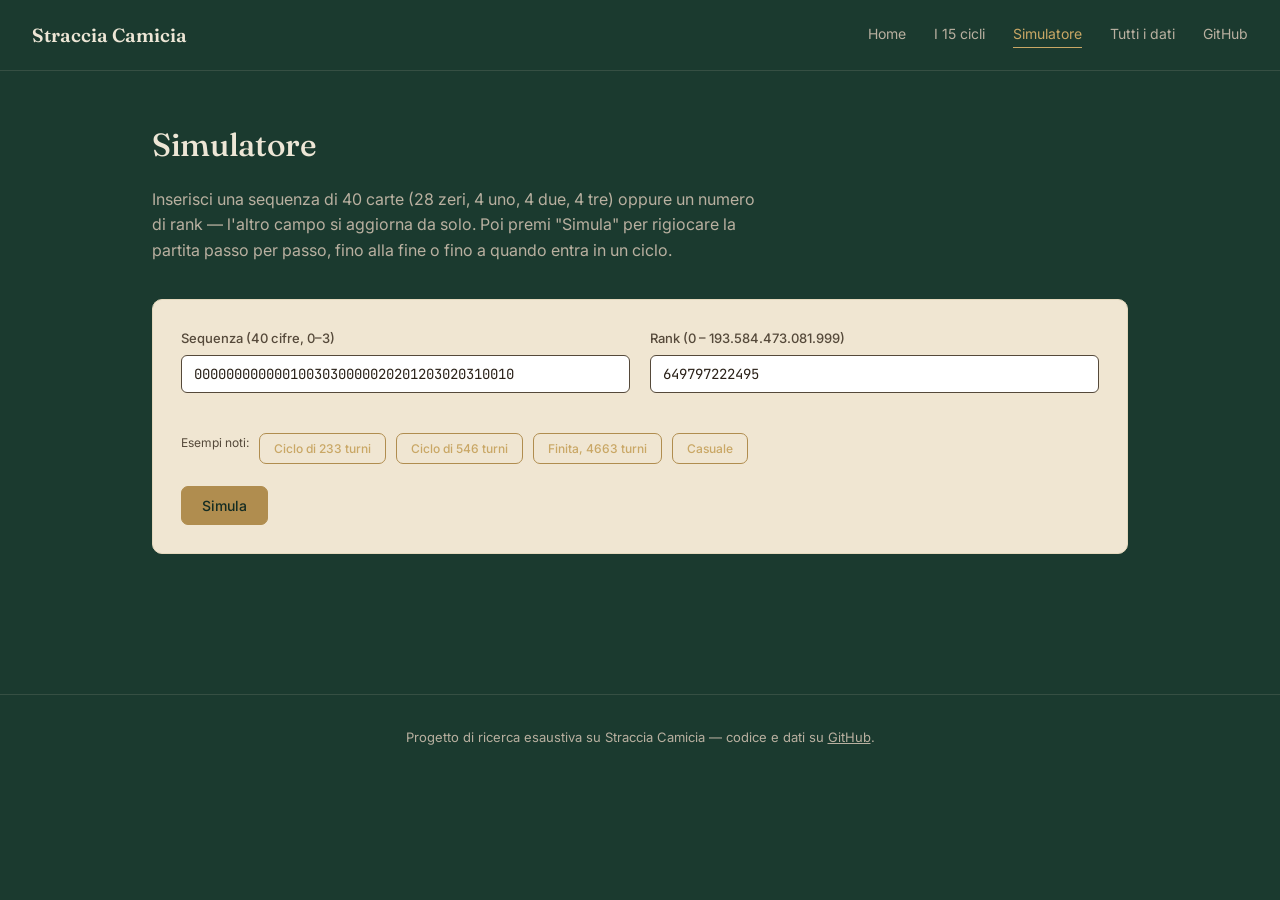
<file: docs/simulatore.html>
<!DOCTYPE html>
<html lang="it">
<head>
<meta charset="UTF-8">
<meta name="viewport" content="width=device-width, initial-scale=1">
<title>Simulatore — Straccia Camicia</title>
<link rel="stylesheet" href="css/style.css">
<style>
    h1.page-title { font-size: 32px; margin: 48px 0 8px; }
    .page-subtitle { color: var(--cream-dim); max-width: 62ch; margin-bottom: 36px; }

    .input-grid {
        display: grid;
        grid-template-columns: 1fr 1fr;
        gap: 20px;
        margin-bottom: 18px;
    }
    @media (max-width: 640px) { .input-grid { grid-template-columns: 1fr; } }

    .field-error {
        font-size: 12px;
        color: var(--burgundy);
        margin-top: 6px;
        min-height: 16px;
    }

    .examples-row { display: flex; gap: 10px; flex-wrap: wrap; margin-top: 18px; }
    .examples-row button { font-size: 12px; padding: 7px 14px; }

    .actions-row { display: flex; gap: 12px; margin-top: 22px; align-items: center; }

    .result-panel { margin-top: 28px; display: none; }
    .result-panel.visible { display: block; }

    .outcome-banner {
        font-family: var(--font-display);
        font-size: 18px;
        padding: 14px 18px;
        border-radius: 8px;
        margin-bottom: 22px;
    }
    .outcome-banner.cycle { background: rgba(122,46,46,0.12); border: 1px solid var(--burgundy); color: var(--burgundy); }
    .outcome-banner.terminated { background: rgba(79,125,107,0.12); border: 1px solid var(--card-1); color: #2d5445; }

    .state-view { margin-bottom: 18px; }
    .state-row-label {
        font-size: 12px;
        font-weight: 600;
        color: var(--ink-soft);
        text-transform: uppercase;
        letter-spacing: 0.04em;
        margin: 14px 0 4px;
        display: flex;
        align-items: center;
        gap: 8px;
    }
    .leader-badge {
        font-size: 10px;
        font-weight: 600;
        background: var(--brass);
        color: var(--felt-deep);
        padding: 2px 7px;
        border-radius: 10px;
        text-transform: none;
        letter-spacing: 0;
    }

    .turn-label { font-family: var(--font-mono); font-size: 15px; color: var(--ink); margin-bottom: 4px; }
    .cycle-marker {
        font-size: 12px;
        color: var(--burgundy);
        font-weight: 600;
        margin-top: 4px;
    }

    .playback-controls {
        display: flex;
        align-items: center;
        gap: 10px;
        margin-top: 20px;
        flex-wrap: wrap;
    }
    .playback-controls input[type="range"] { flex: 1; min-width: 160px; }
    .playback-controls button { padding: 7px 12px; font-size: 13px; }
    .position-readout { font-family: var(--font-mono); font-size: 12px; color: var(--ink-soft); min-width: 90px; }

    .empty-hand-note { font-size: 12px; color: var(--ink-soft); font-style: italic; }
</style>
</head>
<body>

<header class="site-header">
    <a href="index.html" class="brand">Straccia Camicia</a>
    <input type="checkbox" id="nav-toggle" class="nav-toggle-checkbox">
    <label for="nav-toggle" class="nav-toggle-label" aria-label="Apri il menu">☰</label>
    <nav>
        <a href="index.html">Home</a>
        <a href="cicli.html">I 15 cicli</a>
        <a href="simulatore.html" class="active">Simulatore</a>
        <a href="dati.html">Tutti i dati</a>
        <a href="https://github.com/" target="_blank" rel="noopener">GitHub</a>
    </nav>
</header>

<main>

<h1 class="page-title">Simulatore</h1>
<p class="page-subtitle">
    Inserisci una sequenza di 40 carte (28 zeri, 4 uno, 4 due, 4 tre) oppure
    un numero di rank — l'altro campo si aggiorna da solo. Poi premi
    "Simula" per rigiocare la partita passo per passo, fino alla fine o
    fino a quando entra in un ciclo.
</p>

<div class="paper-panel">
    <div class="input-grid">
        <div>
            <label for="seq-input">Sequenza (40 cifre, 0–3)</label>
            <input type="text" id="seq-input" maxlength="40" spellcheck="false"
                   placeholder="0000000000001003030000020201203020310010">
            <div class="field-error" id="seq-error"></div>
        </div>
        <div>
            <label for="rank-input">Rank (0 – 193.584.473.081.999)</label>
            <input type="text" id="rank-input" inputmode="numeric" spellcheck="false"
                   placeholder="649797222495">
            <div class="field-error" id="rank-error"></div>
        </div>
    </div>

    <div class="examples-row">
        <span class="legend-label ink-soft" style="font-size:12px;">Esempi noti:</span>
        <button type="button" data-example="649797222495">Ciclo di 233 turni</button>
        <button type="button" data-example="90016849133615">Ciclo di 546 turni</button>
        <button type="button" data-example="106954227391669">Finita, 4663 turni</button>
        <button type="button" data-example="random">Casuale</button>
    </div>

    <div class="actions-row">
        <button type="button" id="simulate-btn" class="primary">Simula</button>
        <span class="ink-soft" id="sim-status" style="font-size:13px;"></span>
    </div>

    <div class="actions-row" id="granularity-row" style="display:none; margin-top: 4px; flex-direction: column; align-items: flex-start; gap: 4px;">
        <label style="display:flex; align-items:center; gap:8px; margin:0; font-weight:400;">
            <input type="checkbox" id="granularity-toggle" checked style="width:auto;">
            Mostra ogni singola carta (non solo i round)
        </label>
        <span class="ink-soft" style="font-size:12px;">
            Disattivato: un salto per round (la carta del leader + l'intera catena di risposte insieme).
            Attivato: un salto per ogni singola carta, incluse quelle dentro una catena.
        </span>
    </div>
</div>

<div class="paper-panel result-panel" id="result-panel">
    <div id="outcome-banner" class="outcome-banner"></div>

    <div class="state-view">
        <div class="turn-label" id="turn-label"></div>

        <div class="state-row-label">
            Mano A <span class="leader-badge" id="leader-a-badge" style="display:none;">gioca ora</span>
        </div>
        <div class="hand-row" id="hand-a-row"></div>

        <div class="state-row-label">
            Mano B <span class="leader-badge" id="leader-b-badge" style="display:none;">gioca ora</span>
        </div>
        <div class="hand-row" id="hand-b-row"></div>

        <div class="state-row-label">Mazzetto</div>
        <div class="hand-row" id="pile-row"></div>
        <div class="empty-hand-note" id="pile-empty-note" style="display:none;">(vuoto)</div>

        <div class="cycle-marker" id="cycle-marker" style="display:none;"></div>
    </div>

    <div class="playback-controls">
        <button type="button" id="btn-first" title="Vai all'inizio">⏮</button>
        <button type="button" id="btn-prev" title="Indietro di uno">◀</button>
        <button type="button" id="btn-play" title="Play/Pausa">▶</button>
        <button type="button" id="btn-next" title="Avanti di uno">▶|</button>
        <button type="button" id="btn-last" title="Vai alla fine">⏭</button>
        <button type="button" id="btn-cycle-start" style="display:none;" title="Vai al punto di ingresso nel ciclo">Vai al ciclo</button>
        <input type="range" id="position-slider" min="0" max="0" value="0">
        <span class="position-readout" id="position-readout">0 / 0</span>
    </div>
</div>

</main>

<footer class="site-footer">
    Progetto di ricerca esaustiva su Straccia Camicia — codice e dati su
    <a href="https://github.com/" target="_blank" rel="noopener">GitHub</a>.
</footer>

<script src="js/combinatorics.js"></script>
<script src="js/simulate.js"></script>
<script src="js/app.js"></script>

</body>
</html>
</file>
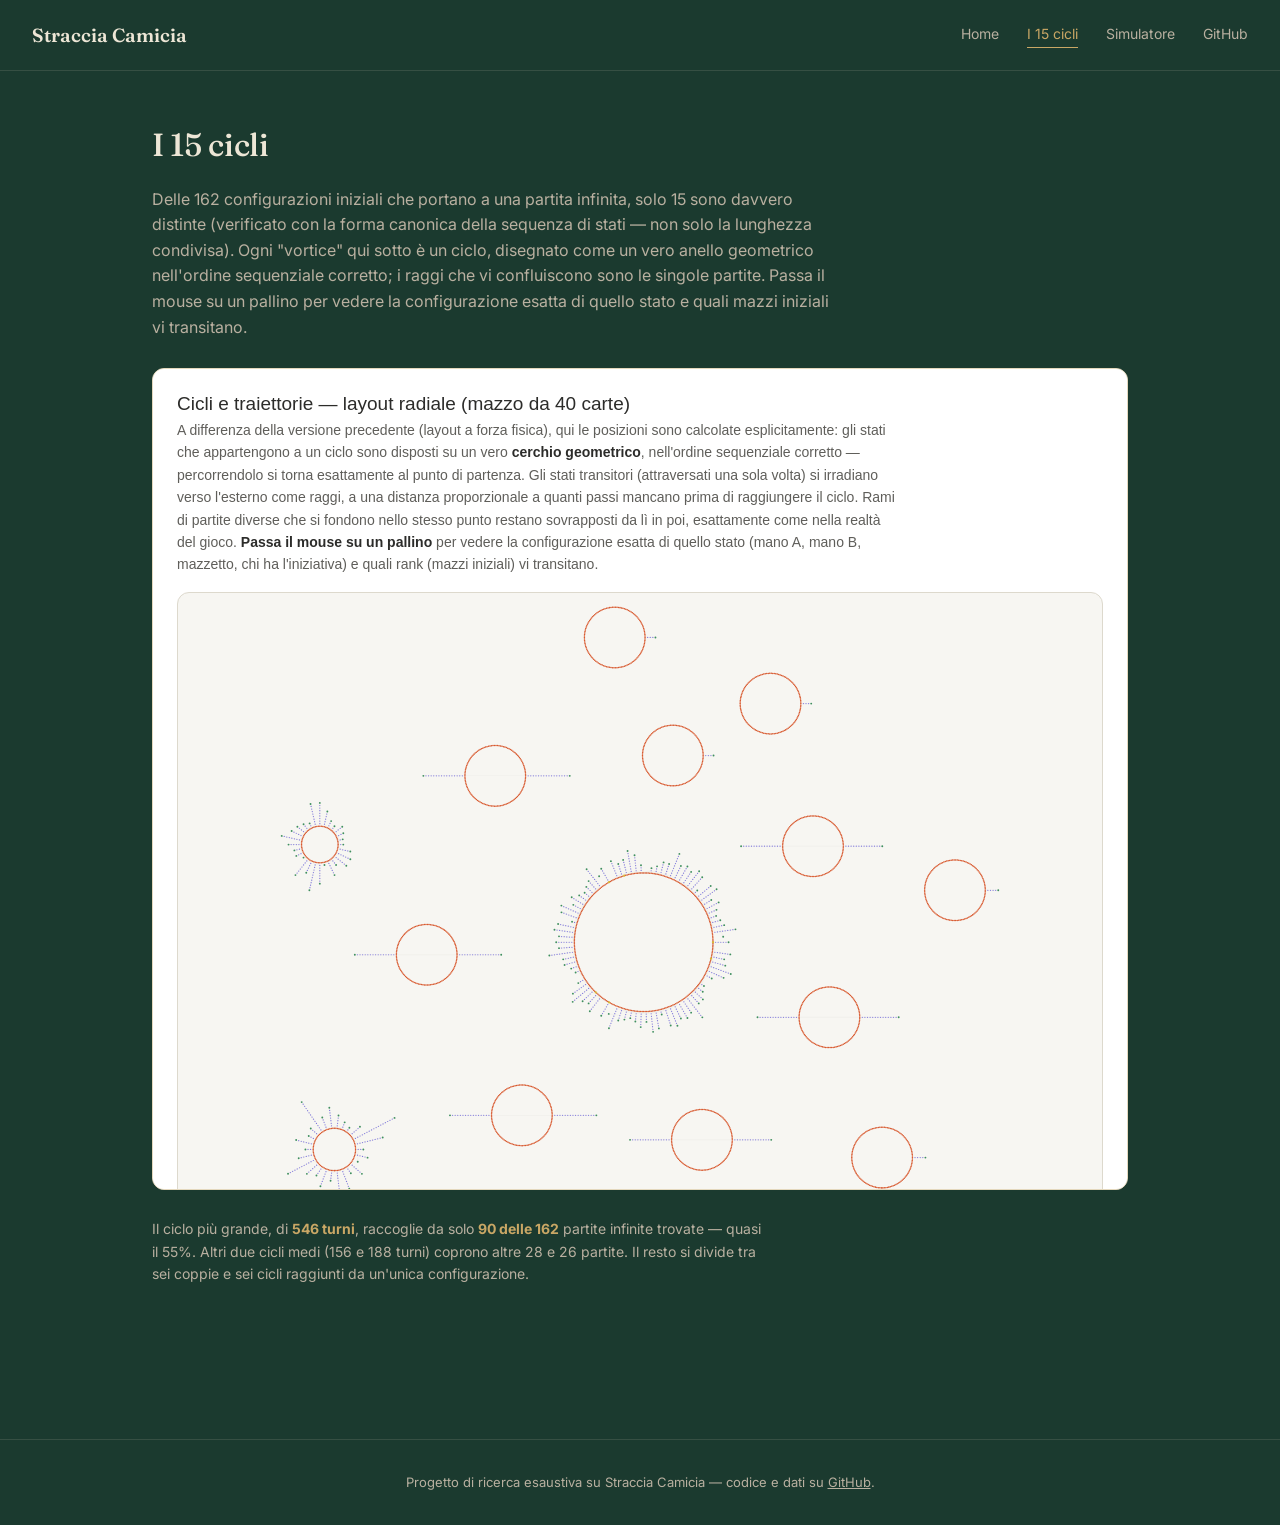
<file: website/cicli.html>
<!DOCTYPE html>
<html lang="it">
<head>
<meta charset="UTF-8">
<meta name="viewport" content="width=device-width, initial-scale=1">
<title>I 15 cicli — Straccia Camicia</title>
<link rel="stylesheet" href="css/style.css">
<style>
    h1.page-title { font-size: 32px; margin: 48px 0 8px; }
    .page-subtitle { color: var(--cream-dim); max-width: 68ch; margin-bottom: 28px; }

    .graph-frame-wrap {
        background: var(--paper);
        border-radius: 12px;
        overflow: hidden;
        border: 1px solid var(--paper-dim);
    }
    .graph-frame-wrap iframe {
        display: block;
        width: 100%;
        height: 820px;
        border: none;
    }

    .breakdown-note { margin-top: 28px; color: var(--cream-dim); font-size: 14px; max-width: 68ch; }
    .breakdown-note strong { color: var(--brass-bright); }
</style>
</head>
<body>

<header class="site-header">
    <a href="index.html" class="brand">Straccia Camicia</a>
    <nav>
        <a href="index.html">Home</a>
        <a href="cicli.html" class="active">I 15 cicli</a>
        <a href="simulatore.html">Simulatore</a>
        <a href="https://github.com/" target="_blank" rel="noopener">GitHub</a>
    </nav>
</header>

<main>

<h1 class="page-title">I 15 cicli</h1>
<p class="page-subtitle">
    Delle 162 configurazioni iniziali che portano a una partita infinita,
    solo 15 sono davvero distinte (verificato con la forma canonica della
    sequenza di stati — non solo la lunghezza condivisa). Ogni "vortice" qui
    sotto è un ciclo, disegnato come un vero anello geometrico nell'ordine
    sequenziale corretto; i raggi che vi confluiscono sono le singole
    partite. Passa il mouse su un pallino per vedere la configurazione
    esatta di quello stato e quali mazzi iniziali vi transitano.
</p>

<div class="graph-frame-wrap">
    <iframe src="grafo-embed.html" title="Grafo interattivo dei 15 cicli"></iframe>
</div>

<p class="breakdown-note">
    Il ciclo più grande, di <strong>546 turni</strong>, raccoglie da solo
    <strong>90 delle 162</strong> partite infinite trovate — quasi il 55%.
    Altri due cicli medi (156 e 188 turni) coprono altre 28 e 26 partite. Il
    resto si divide tra sei coppie e sei cicli raggiunti da un'unica
    configurazione.
</p>

</main>

<footer class="site-footer">
    Progetto di ricerca esaustiva su Straccia Camicia — codice e dati su
    <a href="https://github.com/" target="_blank" rel="noopener">GitHub</a>.
</footer>

</body>
</html>
</file>
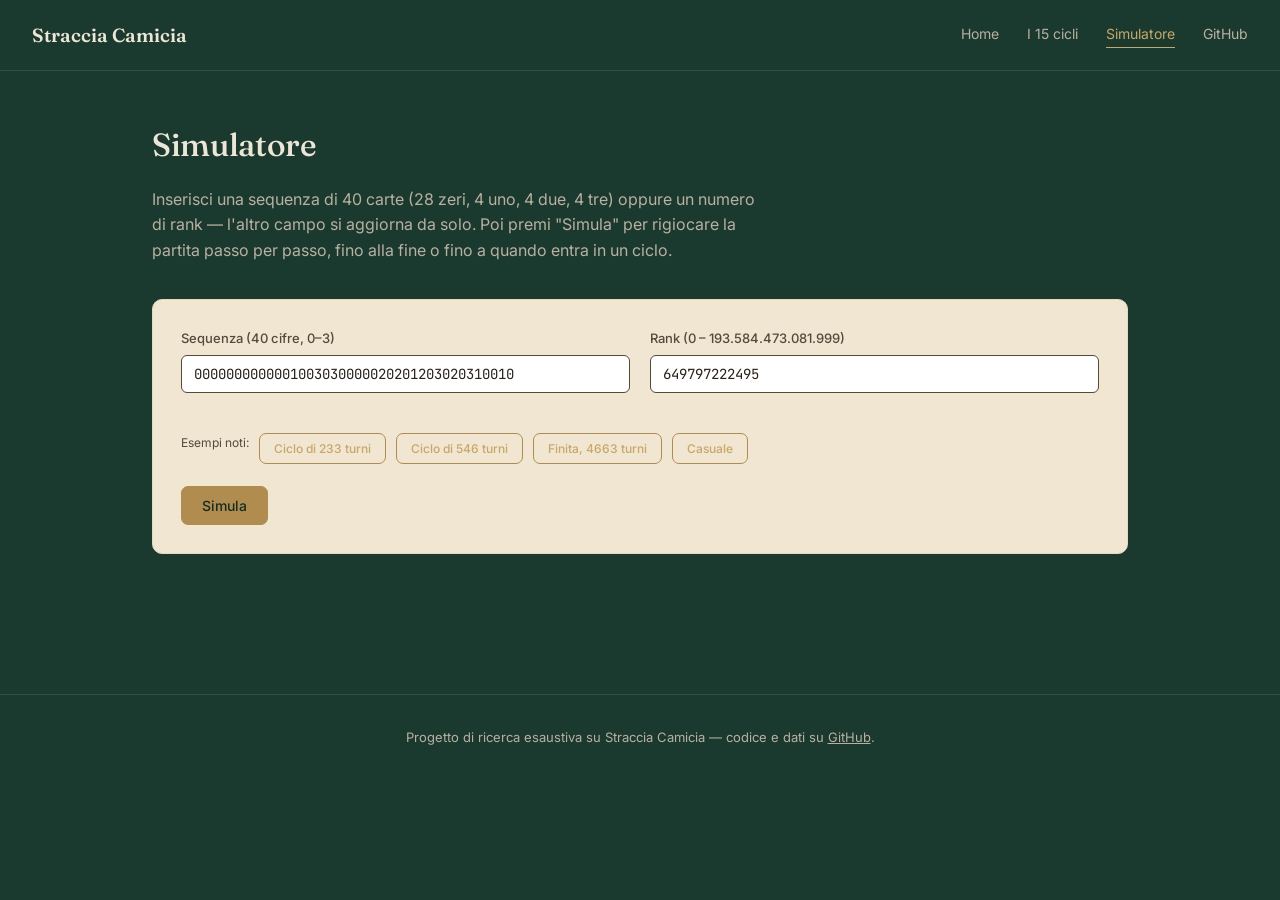
<file: website/simulatore.html>
<!DOCTYPE html>
<html lang="it">
<head>
<meta charset="UTF-8">
<meta name="viewport" content="width=device-width, initial-scale=1">
<title>Simulatore — Straccia Camicia</title>
<link rel="stylesheet" href="css/style.css">
<style>
    h1.page-title { font-size: 32px; margin: 48px 0 8px; }
    .page-subtitle { color: var(--cream-dim); max-width: 62ch; margin-bottom: 36px; }

    .input-grid {
        display: grid;
        grid-template-columns: 1fr 1fr;
        gap: 20px;
        margin-bottom: 18px;
    }
    @media (max-width: 640px) { .input-grid { grid-template-columns: 1fr; } }

    .field-error {
        font-size: 12px;
        color: var(--burgundy);
        margin-top: 6px;
        min-height: 16px;
    }

    .examples-row { display: flex; gap: 10px; flex-wrap: wrap; margin-top: 18px; }
    .examples-row button { font-size: 12px; padding: 7px 14px; }

    .actions-row { display: flex; gap: 12px; margin-top: 22px; align-items: center; }

    .result-panel { margin-top: 28px; display: none; }
    .result-panel.visible { display: block; }

    .outcome-banner {
        font-family: var(--font-display);
        font-size: 18px;
        padding: 14px 18px;
        border-radius: 8px;
        margin-bottom: 22px;
    }
    .outcome-banner.cycle { background: rgba(122,46,46,0.12); border: 1px solid var(--burgundy); color: var(--burgundy); }
    .outcome-banner.terminated { background: rgba(79,125,107,0.12); border: 1px solid var(--card-1); color: #2d5445; }

    .state-view { margin-bottom: 18px; }
    .state-row-label {
        font-size: 12px;
        font-weight: 600;
        color: var(--ink-soft);
        text-transform: uppercase;
        letter-spacing: 0.04em;
        margin: 14px 0 4px;
        display: flex;
        align-items: center;
        gap: 8px;
    }
    .leader-badge {
        font-size: 10px;
        font-weight: 600;
        background: var(--brass);
        color: var(--felt-deep);
        padding: 2px 7px;
        border-radius: 10px;
        text-transform: none;
        letter-spacing: 0;
    }

    .turn-label { font-family: var(--font-mono); font-size: 15px; color: var(--ink); margin-bottom: 4px; }
    .cycle-marker {
        font-size: 12px;
        color: var(--burgundy);
        font-weight: 600;
        margin-top: 4px;
    }

    .playback-controls {
        display: flex;
        align-items: center;
        gap: 10px;
        margin-top: 20px;
        flex-wrap: wrap;
    }
    .playback-controls input[type="range"] { flex: 1; min-width: 160px; }
    .playback-controls button { padding: 7px 12px; font-size: 13px; }
    .position-readout { font-family: var(--font-mono); font-size: 12px; color: var(--ink-soft); min-width: 90px; }

    .empty-hand-note { font-size: 12px; color: var(--ink-soft); font-style: italic; }
</style>
</head>
<body>

<header class="site-header">
    <a href="index.html" class="brand">Straccia Camicia</a>
    <nav>
        <a href="index.html">Home</a>
        <a href="cicli.html">I 15 cicli</a>
        <a href="simulatore.html" class="active">Simulatore</a>
        <a href="https://github.com/" target="_blank" rel="noopener">GitHub</a>
    </nav>
</header>

<main>

<h1 class="page-title">Simulatore</h1>
<p class="page-subtitle">
    Inserisci una sequenza di 40 carte (28 zeri, 4 uno, 4 due, 4 tre) oppure
    un numero di rank — l'altro campo si aggiorna da solo. Poi premi
    "Simula" per rigiocare la partita passo per passo, fino alla fine o
    fino a quando entra in un ciclo.
</p>

<div class="paper-panel">
    <div class="input-grid">
        <div>
            <label for="seq-input">Sequenza (40 cifre, 0–3)</label>
            <input type="text" id="seq-input" maxlength="40" spellcheck="false"
                   placeholder="0000000000001003030000020201203020310010">
            <div class="field-error" id="seq-error"></div>
        </div>
        <div>
            <label for="rank-input">Rank (0 – 193.584.473.081.999)</label>
            <input type="text" id="rank-input" inputmode="numeric" spellcheck="false"
                   placeholder="649797222495">
            <div class="field-error" id="rank-error"></div>
        </div>
    </div>

    <div class="examples-row">
        <span class="legend-label ink-soft" style="font-size:12px;">Esempi noti:</span>
        <button type="button" data-example="649797222495">Ciclo di 233 turni</button>
        <button type="button" data-example="90016849133615">Ciclo di 546 turni</button>
        <button type="button" data-example="106954227391669">Finita, 4663 turni</button>
        <button type="button" data-example="random">Casuale</button>
    </div>

    <div class="actions-row">
        <button type="button" id="simulate-btn" class="primary">Simula</button>
        <span class="ink-soft" id="sim-status" style="font-size:13px;"></span>
    </div>
</div>

<div class="paper-panel result-panel" id="result-panel">
    <div id="outcome-banner" class="outcome-banner"></div>

    <div class="state-view">
        <div class="turn-label" id="turn-label"></div>

        <div class="state-row-label">
            Mano A <span class="leader-badge" id="leader-a-badge" style="display:none;">gioca ora</span>
        </div>
        <div class="hand-row" id="hand-a-row"></div>

        <div class="state-row-label">
            Mano B <span class="leader-badge" id="leader-b-badge" style="display:none;">gioca ora</span>
        </div>
        <div class="hand-row" id="hand-b-row"></div>

        <div class="state-row-label">Mazzetto</div>
        <div class="hand-row" id="pile-row"></div>
        <div class="empty-hand-note" id="pile-empty-note" style="display:none;">(vuoto)</div>

        <div class="cycle-marker" id="cycle-marker" style="display:none;"></div>
    </div>

    <div class="playback-controls">
        <button type="button" id="btn-first" title="Vai all'inizio">⏮</button>
        <button type="button" id="btn-prev" title="Indietro di uno">◀</button>
        <button type="button" id="btn-play" title="Play/Pausa">▶</button>
        <button type="button" id="btn-next" title="Avanti di uno">▶|</button>
        <button type="button" id="btn-last" title="Vai alla fine">⏭</button>
        <button type="button" id="btn-cycle-start" style="display:none;" title="Vai al punto di ingresso nel ciclo">Vai al ciclo</button>
        <input type="range" id="position-slider" min="0" max="0" value="0">
        <span class="position-readout" id="position-readout">0 / 0</span>
    </div>
</div>

</main>

<footer class="site-footer">
    Progetto di ricerca esaustiva su Straccia Camicia — codice e dati su
    <a href="https://github.com/" target="_blank" rel="noopener">GitHub</a>.
</footer>

<script src="js/combinatorics.js"></script>
<script src="js/simulate.js"></script>
<script src="js/app.js"></script>

</body>
</html>
</file>
<file: docs/css/style.css>
/* style.css — sistema di design condiviso per il sito Straccia Camicia */

@import url('https://fonts.googleapis.com/css2?family=Fraunces:opsz,wght@9..144,400;9..144,500;9..144,600&family=Inter:wght@400;500;600&family=JetBrains+Mono:wght@400;500&display=swap');

:root {
    --felt: #1b3a2f;
    --felt-deep: #142c23;
    --paper: #f0e6d2;
    --paper-dim: #e4d8bd;
    --ink: #2a2118;
    --ink-soft: #55493a;
    --brass: #b08d4f;
    --brass-bright: #c9a765;
    --burgundy: #7a2e2e;
    --burgundy-bright: #9c4646;
    --cream: #ede6d6;
    --cream-dim: #b9b0a0;

    --font-display: 'Fraunces', Georgia, serif;
    --font-body: 'Inter', -apple-system, BlinkMacSystemFont, sans-serif;
    --font-mono: 'JetBrains Mono', Consolas, monospace;

    /* colori dei valori di carta (elemento firma del sito) */
    --card-0: #6b6255;
    --card-1: #4f7d6b;
    --card-2: #b08d4f;
    --card-3: #7a2e2e;
}

* { box-sizing: border-box; }

html { scroll-behavior: smooth; }

body {
    margin: 0;
    background: var(--felt);
    color: var(--cream);
    font-family: var(--font-body);
    line-height: 1.6;
}

@media (prefers-reduced-motion: reduce) {
    html { scroll-behavior: auto; }
    * { animation-duration: 0.001ms !important; transition-duration: 0.001ms !important; }
}

a { color: var(--brass-bright); }
a:hover { color: var(--cream); }

h1, h2, h3 {
    font-family: var(--font-display);
    font-weight: 500;
    letter-spacing: -0.01em;
    margin: 0;
}

.mono { font-family: var(--font-mono); }

/* --- Struttura di pagina --- */

.site-header {
    display: flex;
    align-items: center;
    justify-content: space-between;
    padding: 20px 32px;
    border-bottom: 1px solid rgba(240, 230, 210, 0.12);
    position: relative;
}

.site-header .brand {
    font-family: var(--font-display);
    font-size: 19px;
    font-weight: 600;
    color: var(--cream);
    text-decoration: none;
}

.site-header nav {
    display: flex;
    gap: 28px;
}

.site-header nav a {
    font-size: 14px;
    text-decoration: none;
    color: var(--cream-dim);
    border-bottom: 1px solid transparent;
    padding-bottom: 2px;
    transition: color 0.15s, border-color 0.15s;
}

.site-header nav a:hover,
.site-header nav a.active {
    color: var(--brass-bright);
    border-bottom-color: var(--brass-bright);
}

/* Checkbox nascosto che pilota l'apertura/chiusura del menu su schermi
   stretti (nessun JavaScript necessario: e' una semplice casella che
   controlliamo via CSS con l'etichetta cliccabile e i selettori "~"). */
.nav-toggle-checkbox {
    display: none;
}

.nav-toggle-label {
    display: none;
    font-size: 24px;
    line-height: 1;
    color: var(--cream);
    cursor: pointer;
    padding: 4px 8px;
    user-select: none;
}

@media (max-width: 720px) {
    .nav-toggle-label { display: block; }

    .site-header nav {
        display: none;
        position: absolute;
        top: 100%;
        left: 0;
        right: 0;
        flex-direction: column;
        gap: 4px;
        background: var(--felt-deep);
        padding: 12px 24px 20px;
        border-bottom: 1px solid rgba(240, 230, 210, 0.12);
        box-shadow: 0 8px 16px rgba(0,0,0,0.25);
        z-index: 20;
    }

    .nav-toggle-checkbox:checked ~ nav {
        display: flex;
    }

    .site-header nav a {
        padding: 12px 4px;
        border-bottom: 1px solid rgba(240, 230, 210, 0.08);
        font-size: 15px;
    }
    .site-header nav a:last-child { border-bottom: none; }
}

main { max-width: 1040px; margin: 0 auto; padding: 0 32px 80px; }

.site-footer {
    text-align: center;
    padding: 32px;
    font-size: 13px;
    color: var(--cream-dim);
    border-top: 1px solid rgba(240, 230, 210, 0.12);
    margin-top: 60px;
}
.site-footer a { color: var(--cream-dim); }

/* --- Pannelli in stile "carta" --- */

.paper-panel {
    background: var(--paper);
    color: var(--ink);
    border-radius: 10px;
    border: 1px solid var(--paper-dim);
    padding: 28px;
}

.paper-panel h2, .paper-panel h3 { color: var(--ink); }
.paper-panel .ink-soft { color: var(--ink-soft); }
.paper-panel a { color: var(--burgundy); }
.paper-panel a:hover { color: var(--ink); }

/* --- Focus da tastiera visibile, ovunque --- */
:focus-visible {
    outline: 2px solid var(--brass-bright);
    outline-offset: 2px;
}

/* --- Bottoni --- */

button, .btn {
    font-family: var(--font-body);
    font-size: 14px;
    font-weight: 500;
    padding: 10px 20px;
    border-radius: 7px;
    border: 1px solid var(--brass);
    background: transparent;
    color: var(--brass-bright);
    cursor: pointer;
    transition: background 0.15s, color 0.15s;
}
button:hover, .btn:hover { background: var(--brass); color: var(--felt-deep); }
button:disabled { opacity: 0.4; cursor: not-allowed; }

button.primary, .btn.primary {
    background: var(--brass);
    color: var(--felt-deep);
}
button.primary:hover { background: var(--brass-bright); }

/* --- Chip carta (elemento firma): ogni valore 0-3 diventa un piccolo
   simbolo colorato e distinto, mai una cifra nuda --- */

.card-chip {
    display: inline-flex;
    align-items: center;
    justify-content: center;
    width: 22px;
    height: 28px;
    border-radius: 4px;
    font-family: var(--font-mono);
    font-size: 12px;
    font-weight: 500;
    color: var(--cream);
    margin: 1.5px;
    flex-shrink: 0;
}
.card-chip[data-v="0"] { background: var(--card-0); }
.card-chip[data-v="1"] { background: var(--card-1); }
.card-chip[data-v="2"] { background: var(--card-2); }
.card-chip[data-v="3"] { background: var(--card-3); }

.hand-row {
    display: flex;
    flex-wrap: wrap;
    gap: 0;
    align-items: center;
}

/* --- Input testuali --- */

input[type="text"], input[type="number"] {
    font-family: var(--font-mono);
    font-size: 14px;
    padding: 9px 12px;
    border-radius: 6px;
    border: 1px solid var(--ink-soft);
    background: #fff;
    color: var(--ink);
    width: 100%;
}
input:focus { outline: 2px solid var(--burgundy); outline-offset: 1px; }

label {
    display: block;
    font-size: 13px;
    font-weight: 500;
    margin-bottom: 6px;
    color: var(--ink-soft);
}
</file>
<file: website/css/style.css>
/* style.css — sistema di design condiviso per il sito Straccia Camicia */

@import url('https://fonts.googleapis.com/css2?family=Fraunces:opsz,wght@9..144,400;9..144,500;9..144,600&family=Inter:wght@400;500;600&family=JetBrains+Mono:wght@400;500&display=swap');

:root {
    --felt: #1b3a2f;
    --felt-deep: #142c23;
    --paper: #f0e6d2;
    --paper-dim: #e4d8bd;
    --ink: #2a2118;
    --ink-soft: #55493a;
    --brass: #b08d4f;
    --brass-bright: #c9a765;
    --burgundy: #7a2e2e;
    --burgundy-bright: #9c4646;
    --cream: #ede6d6;
    --cream-dim: #b9b0a0;

    --font-display: 'Fraunces', Georgia, serif;
    --font-body: 'Inter', -apple-system, BlinkMacSystemFont, sans-serif;
    --font-mono: 'JetBrains Mono', Consolas, monospace;

    /* colori dei valori di carta (elemento firma del sito) */
    --card-0: #6b6255;
    --card-1: #4f7d6b;
    --card-2: #b08d4f;
    --card-3: #7a2e2e;
}

* { box-sizing: border-box; }

html { scroll-behavior: smooth; }

body {
    margin: 0;
    background: var(--felt);
    color: var(--cream);
    font-family: var(--font-body);
    line-height: 1.6;
}

@media (prefers-reduced-motion: reduce) {
    html { scroll-behavior: auto; }
    * { animation-duration: 0.001ms !important; transition-duration: 0.001ms !important; }
}

a { color: var(--brass-bright); }
a:hover { color: var(--cream); }

h1, h2, h3 {
    font-family: var(--font-display);
    font-weight: 500;
    letter-spacing: -0.01em;
    margin: 0;
}

.mono { font-family: var(--font-mono); }

/* --- Struttura di pagina --- */

.site-header {
    display: flex;
    align-items: center;
    justify-content: space-between;
    padding: 20px 32px;
    border-bottom: 1px solid rgba(240, 230, 210, 0.12);
}

.site-header .brand {
    font-family: var(--font-display);
    font-size: 19px;
    font-weight: 600;
    color: var(--cream);
    text-decoration: none;
}

.site-header nav {
    display: flex;
    gap: 28px;
}

.site-header nav a {
    font-size: 14px;
    text-decoration: none;
    color: var(--cream-dim);
    border-bottom: 1px solid transparent;
    padding-bottom: 2px;
    transition: color 0.15s, border-color 0.15s;
}

.site-header nav a:hover,
.site-header nav a.active {
    color: var(--brass-bright);
    border-bottom-color: var(--brass-bright);
}

main { max-width: 1040px; margin: 0 auto; padding: 0 32px 80px; }

.site-footer {
    text-align: center;
    padding: 32px;
    font-size: 13px;
    color: var(--cream-dim);
    border-top: 1px solid rgba(240, 230, 210, 0.12);
    margin-top: 60px;
}
.site-footer a { color: var(--cream-dim); }

/* --- Pannelli in stile "carta" --- */

.paper-panel {
    background: var(--paper);
    color: var(--ink);
    border-radius: 10px;
    border: 1px solid var(--paper-dim);
    padding: 28px;
}

.paper-panel h2, .paper-panel h3 { color: var(--ink); }
.paper-panel .ink-soft { color: var(--ink-soft); }
.paper-panel a { color: var(--burgundy); }
.paper-panel a:hover { color: var(--ink); }

/* --- Focus da tastiera visibile, ovunque --- */
:focus-visible {
    outline: 2px solid var(--brass-bright);
    outline-offset: 2px;
}

/* --- Bottoni --- */

button, .btn {
    font-family: var(--font-body);
    font-size: 14px;
    font-weight: 500;
    padding: 10px 20px;
    border-radius: 7px;
    border: 1px solid var(--brass);
    background: transparent;
    color: var(--brass-bright);
    cursor: pointer;
    transition: background 0.15s, color 0.15s;
}
button:hover, .btn:hover { background: var(--brass); color: var(--felt-deep); }
button:disabled { opacity: 0.4; cursor: not-allowed; }

button.primary, .btn.primary {
    background: var(--brass);
    color: var(--felt-deep);
}
button.primary:hover { background: var(--brass-bright); }

/* --- Chip carta (elemento firma): ogni valore 0-3 diventa un piccolo
   simbolo colorato e distinto, mai una cifra nuda --- */

.card-chip {
    display: inline-flex;
    align-items: center;
    justify-content: center;
    width: 22px;
    height: 28px;
    border-radius: 4px;
    font-family: var(--font-mono);
    font-size: 12px;
    font-weight: 500;
    color: var(--cream);
    margin: 1.5px;
    flex-shrink: 0;
}
.card-chip[data-v="0"] { background: var(--card-0); }
.card-chip[data-v="1"] { background: var(--card-1); }
.card-chip[data-v="2"] { background: var(--card-2); }
.card-chip[data-v="3"] { background: var(--card-3); }

.hand-row {
    display: flex;
    flex-wrap: wrap;
    gap: 0;
    align-items: center;
}

/* --- Input testuali --- */

input[type="text"], input[type="number"] {
    font-family: var(--font-mono);
    font-size: 14px;
    padding: 9px 12px;
    border-radius: 6px;
    border: 1px solid var(--ink-soft);
    background: #fff;
    color: var(--ink);
    width: 100%;
}
input:focus { outline: 2px solid var(--burgundy); outline-offset: 1px; }

label {
    display: block;
    font-size: 13px;
    font-weight: 500;
    margin-bottom: 6px;
    color: var(--ink-soft);
}
</file>
